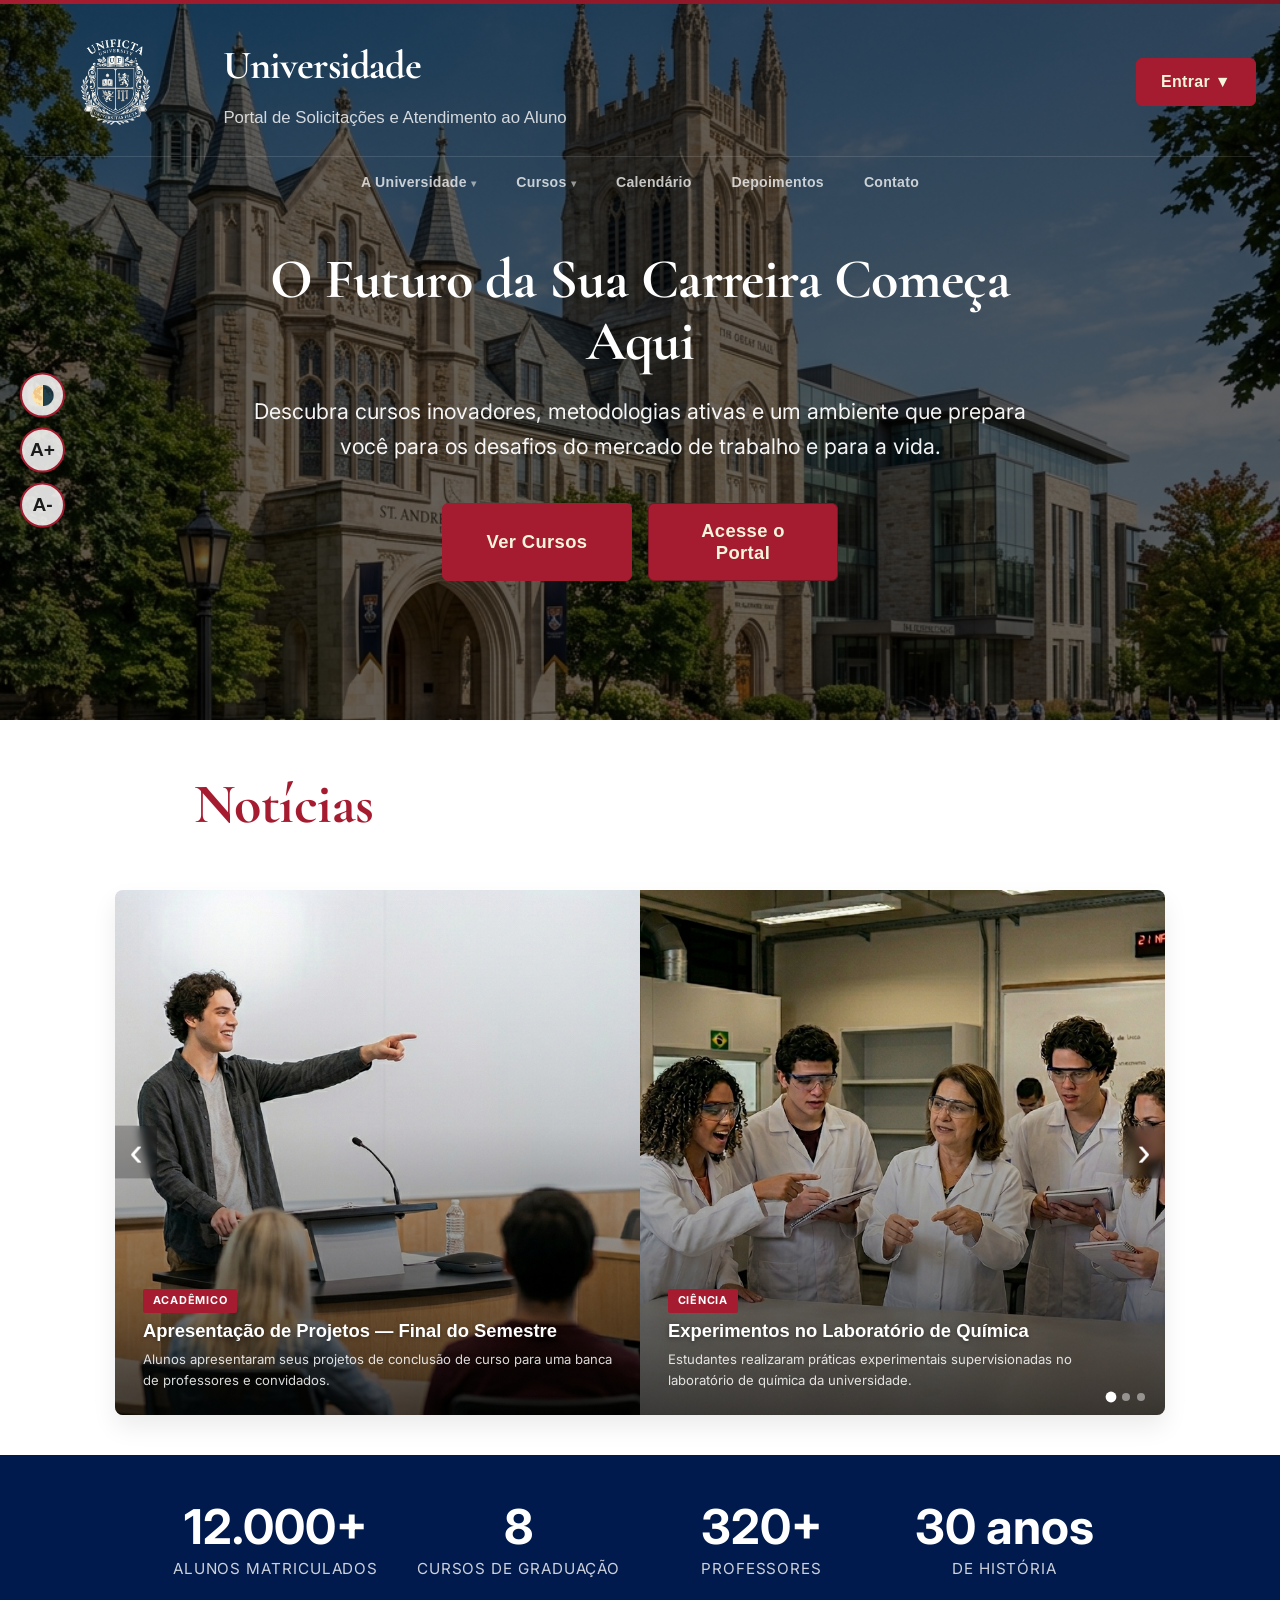
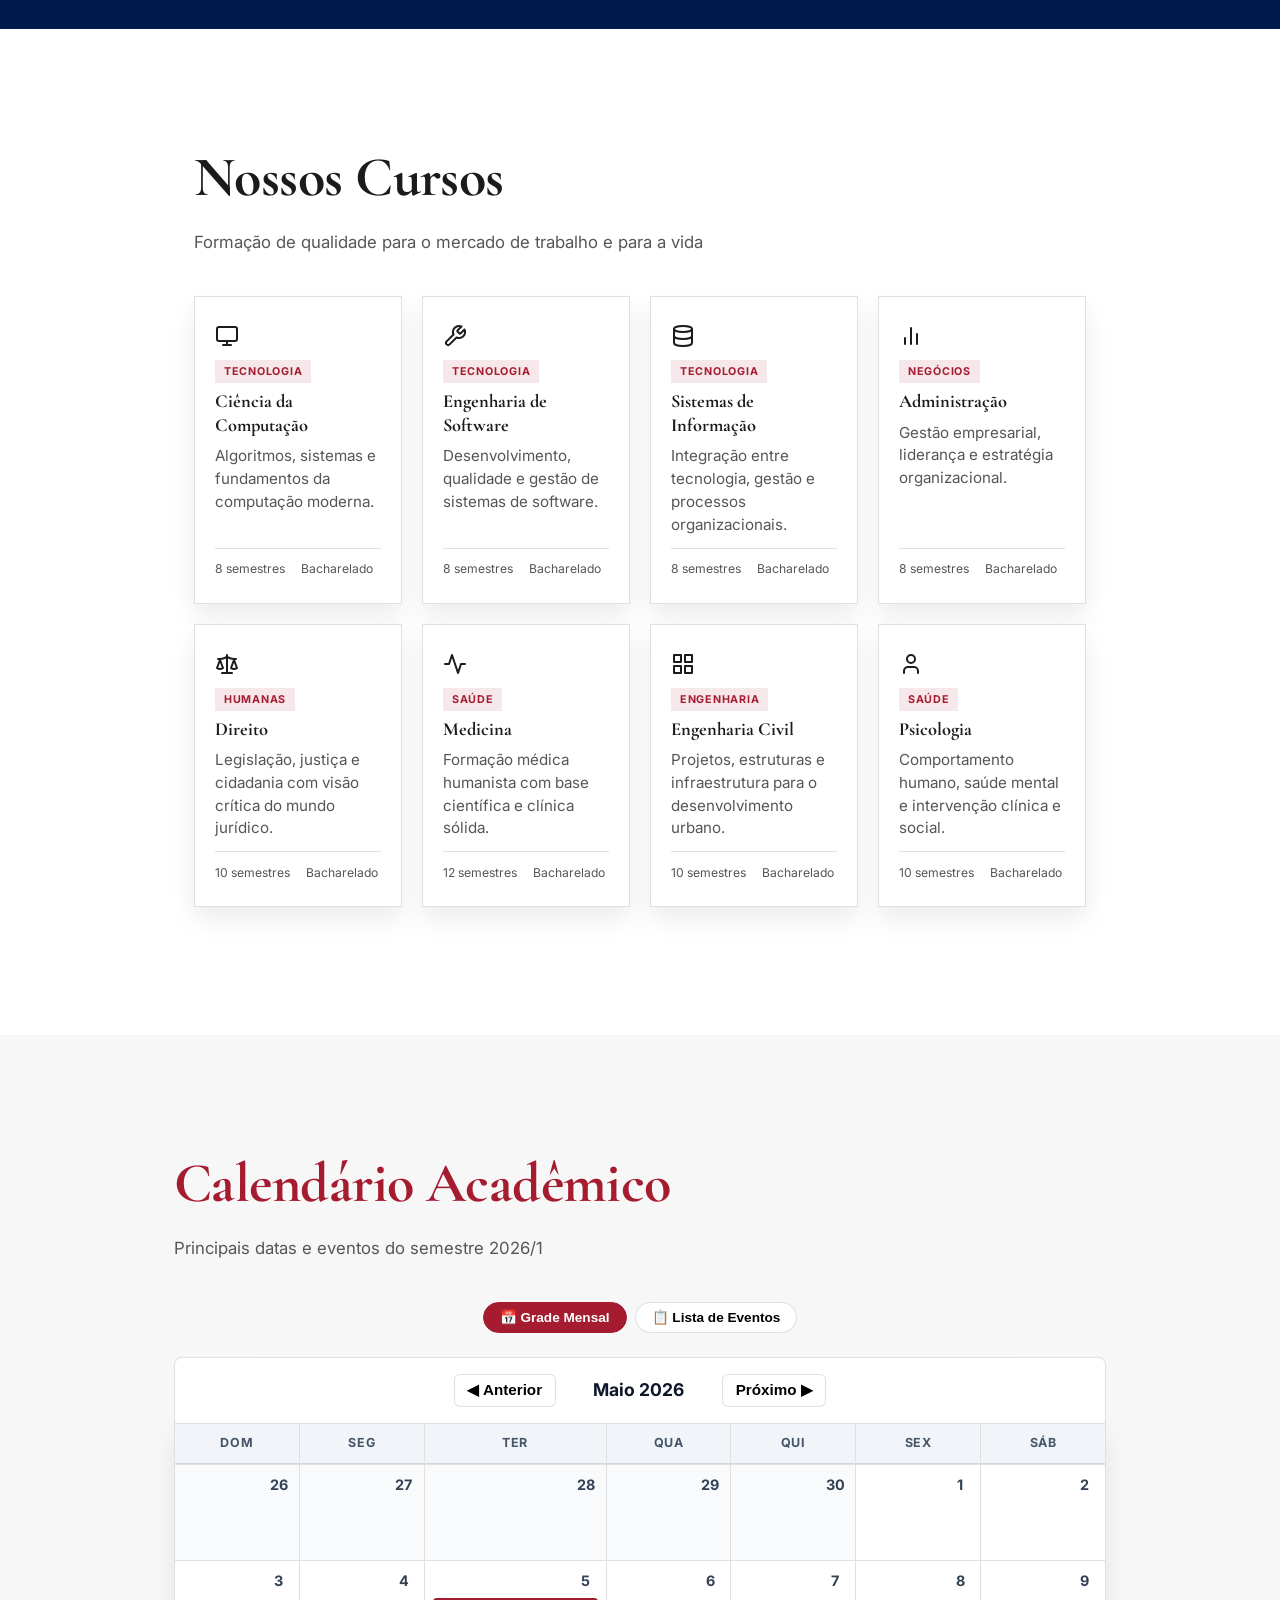
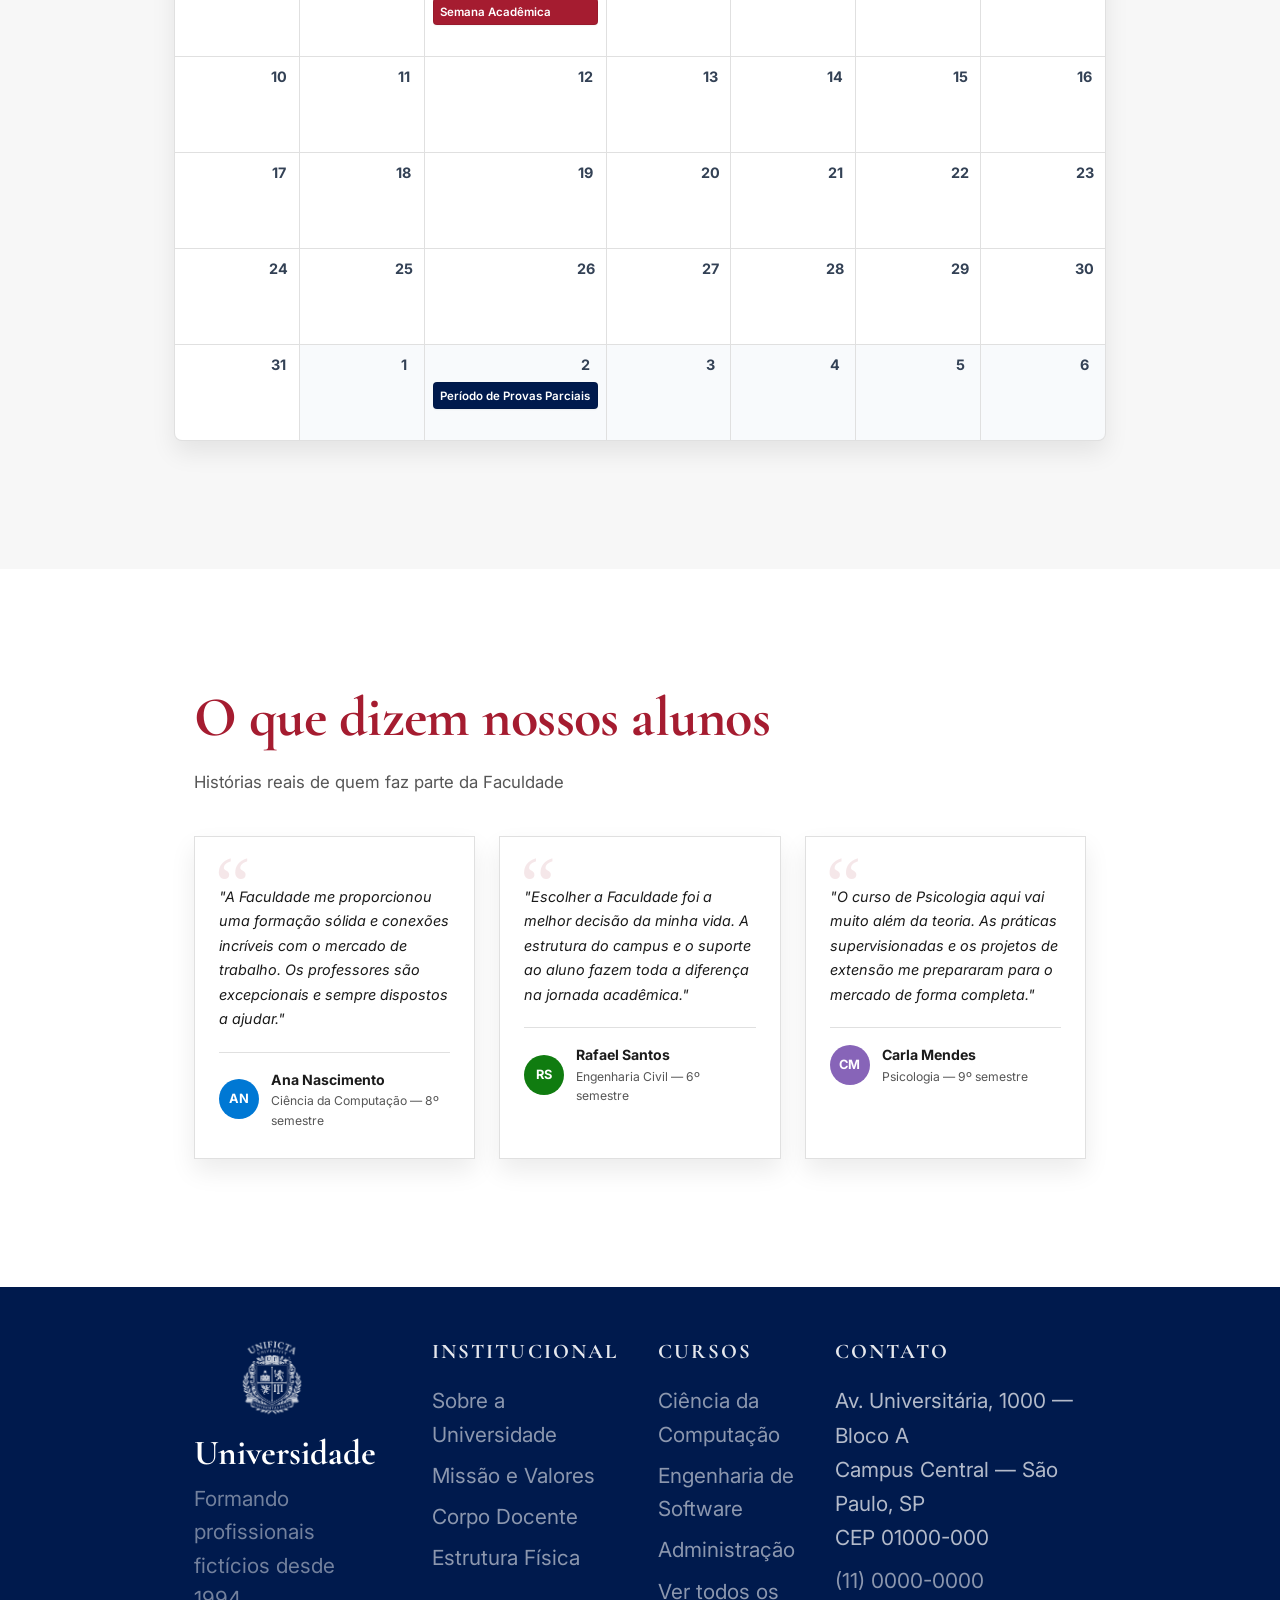
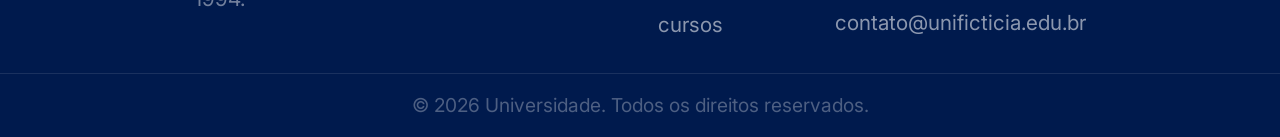
<file: index.html>
<!DOCTYPE html>
<html lang="pt-br">

<head>
    <meta charset="UTF-8">
    <meta name="viewport" content="width=device-width, initial-scale=1.0">
    <title>Portal do Aluno - Universidade</title>
    <link rel="preconnect" href="https://fonts.googleapis.com">
    <link rel="preconnect" href="https://fonts.gstatic.com" crossorigin>
    <link
        href="https://fonts.googleapis.com/css2?family=Cormorant+Garamond:ital,wght@0,400;0,500;0,600;0,700;1,400&family=Inter:wght@400;500;600;700&display=swap"
        rel="stylesheet">
    <link rel="stylesheet" href="style.css">
</head>

<body>
    <header class="header-transparent">
        <div class="header-inner">
            <div class="header-brand">
                <img src="UniLogo3.png" alt="Logo Universidade" class="header-logo">
                <div>
                    <h1>Universidade</h1>
                    <p>Portal de Solicitações e Atendimento ao Aluno</p>
                </div>
            </div>
            <button id="mobileMenuToggle" class="mobile-menu-toggle" aria-label="Abrir menu"
                style="display:none; background:none; border:none; color:white; font-size:1.5rem; cursor:pointer;">
                <svg xmlns="http://www.w3.org/2000/svg" width="24" height="24" viewBox="0 0 24 24" fill="none"
                    stroke="currentColor" stroke-width="2" stroke-linecap="round" stroke-linejoin="round">
                    <line x1="3" y1="12" x2="21" y2="12"></line>
                    <line x1="3" y1="6" x2="21" y2="6"></line>
                    <line x1="3" y1="18" x2="21" y2="18"></line>
                </svg>
            </button>
            <nav id="authNav" class="nav-dropdown">
                <button class="dropdown-toggle">Entrar ▼</button>
                <ul class="dropdown-menu">
                    <li><button type="button" id="btnGoToLogin" class="dropdown-item">Funcionários</button></li>
                    <li><button type="button" id="btnGoToRegister" class="dropdown-item">Alunos</button></li>
                </ul>
            </nav>

            <nav id="profileNav" class="nav-dropdown profile-nav" hidden>
                <button type="button" id="profileToggle" class="profile-toggle" aria-label="Abrir menu do perfil"
                    title="Perfil">
                    <svg viewBox="0 0 24 24" aria-hidden="true" focusable="false">
                        <path d="M12 12a4 4 0 1 0-4-4 4 4 0 0 0 4 4Zm0 2c-4.42 0-8 2.24-8 5v1h16v-1c0-2.76-3.58-5-8-5Z">
                        </path>
                    </svg>
                </button>
                <ul class="dropdown-menu">
                    <li><button type="button" id="logoutBtn" class="dropdown-item">Sair</button></li>
                </ul>
            </nav>
        </div>
        <nav class="main-nav" id="mainNav" hidden>
            <ul class="main-nav-list">
                <li class="main-nav-item has-dropdown">
                    <a href="#" class="main-nav-link">A Universidade <span class="nav-caret">▾</span></a>
                    <ul class="main-nav-dropdown">
                        <li><a href="#">Sobre nós</a></li>
                        <li><a href="#">Missão e Valores</a></li>
                        <li><a href="#">Corpo Docente</a></li>
                    </ul>
                </li>
                <li class="main-nav-item has-dropdown">
                    <a href="#section-cursos" class="main-nav-link">Cursos <span class="nav-caret">▾</span></a>
                    <ul class="main-nav-dropdown">
                        <li><a href="#section-cursos">Graduação</a></li>
                        <li><a href="#">Pós-Graduação</a></li>
                        <li><a href="#">Extensão</a></li>
                    </ul>
                </li>
                <li class="main-nav-item">
                    <a href="#section-calendario" class="main-nav-link">Calendário</a>
                </li>
                <li class="main-nav-item">
                    <a href="#section-depoimentos" class="main-nav-link">Depoimentos</a>
                </li>
                <li class="main-nav-item">
                    <a href="#section-contato" class="main-nav-link">Contato</a>
                </li>
            </ul>
        </nav>
    </header>

    <main id="landingView">
        <section class="hero-section">
            <div class="hero-content animate-on-scroll">
                <h2>O Futuro da Sua Carreira Começa Aqui</h2>
                <p>Descubra cursos inovadores, metodologias ativas e um ambiente que prepara você para os desafios do
                    mercado de trabalho e para a vida.</p>
                <div class="action-buttons">
                    <button class="btn btn-primary"
                        onclick="document.getElementById('section-cursos').scrollIntoView({behavior: 'smooth'})">Ver
                        Cursos</button>
                    <button class="btn btn-secondary" onclick="openAccountDialog('aluno')">Acesse o Portal</button>
                </div>
            </div>
        </section>

        <div class="container animate-on-scroll" style="margin-bottom: 0;">
            <h2 class="section-title">Notícias</h2>
        </div>
        <div class="slider animate-on-scroll">
            <div class="slider-track">
                <div class="slide">
                    <img src="imgs/Presentation.png" alt="Apresentação de Projetos">
                    <div class="slide-caption">
                        <span class="slide-tag">Acadêmico</span>
                        <h3>Apresentação de Projetos — Final do Semestre</h3>
                        <p>Alunos apresentaram seus projetos de conclusão de curso para uma banca de professores e
                            convidados.</p>
                    </div>
                </div>
                <div class="slide">
                    <img src="imgs/Chemistry.png" alt="Laboratório de Química">
                    <div class="slide-caption">
                        <span class="slide-tag">Ciência</span>
                        <h3>Experimentos no Laboratório de Química</h3>
                        <p>Estudantes realizaram práticas experimentais supervisionadas no laboratório de química da
                            universidade.</p>
                    </div>
                </div>
                <div class="slide">
                    <img src="imgs/Reading.png" alt="Clube de Leitura">
                    <div class="slide-caption">
                        <span class="slide-tag">Cultura</span>
                        <h3>Clube de Leitura — Semana do Conhecimento</h3>
                        <p>A iniciativa reuniu alunos de diferentes cursos para debater obras literárias e científicas.
                        </p>
                    </div>
                </div>
            </div>
            <button class="slider-btn slider-prev" aria-label="Anterior">&#8249;</button>
            <button class="slider-btn slider-next" aria-label="Próximo">&#8250;</button>
            <div class="slider-dots">
                <button class="slider-dot active" data-index="0" aria-label="Slide 1"></button>
                <button class="slider-dot" data-index="1" aria-label="Slide 2"></button>
                <button class="slider-dot" data-index="2" aria-label="Slide 3"></button>
            </div>
        </div>

        <section class="section-stats animate-on-scroll">
            <div class="stats-grid">
                <div class="stat-item">
                    <span class="stat-number">12.000+</span>
                    <span class="stat-label">Alunos matriculados</span>
                </div>
                <div class="stat-item">
                    <span class="stat-number">8</span>
                    <span class="stat-label">Cursos de graduação</span>
                </div>
                <div class="stat-item">
                    <span class="stat-number">320+</span>
                    <span class="stat-label">Professores</span>
                </div>
                <div class="stat-item">
                    <span class="stat-number">30 anos</span>
                    <span class="stat-label">De história</span>
                </div>
            </div>
        </section>

        <section class="section-cursos" id="section-cursos">
            <div class="container animate-on-scroll">
                <div class="section-header">
                    <h2>Nossos Cursos</h2>
                    <p>Formação de qualidade para o mercado de trabalho e para a vida</p>
                </div>
                <div class="cursos-grid">
                    <div class="curso-card">
                        <div class="curso-card-icon"><svg xmlns="http://www.w3.org/2000/svg" width="24" height="24"
                                viewBox="0 0 24 24" fill="none" stroke="currentColor" stroke-width="2"
                                stroke-linecap="round" stroke-linejoin="round">
                                <rect x="2" y="3" width="20" height="14" rx="2" ry="2"></rect>
                                <line x1="8" y1="21" x2="16" y2="21"></line>
                                <line x1="12" y1="17" x2="12" y2="21"></line>
                            </svg></div>
                        <span class="curso-area-tag">Tecnologia</span>
                        <h3 class="curso-card-title">Ciência da Computação</h3>
                        <p class="curso-card-desc">Algoritmos, sistemas e fundamentos da computação moderna.</p>
                        <div class="curso-card-meta"><span>8 semestres</span><span>Bacharelado</span></div>
                    </div>
                    <div class="curso-card">
                        <div class="curso-card-icon"><svg xmlns="http://www.w3.org/2000/svg" width="24" height="24"
                                viewBox="0 0 24 24" fill="none" stroke="currentColor" stroke-width="2"
                                stroke-linecap="round" stroke-linejoin="round">
                                <path
                                    d="M14.7 6.3a1 1 0 0 0 0 1.4l1.6 1.6a1 1 0 0 0 1.4 0l3.77-3.77a6 6 0 0 1-7.94 7.94l-6.91 6.91a2.12 2.12 0 0 1-3-3l6.91-6.91a6 6 0 0 1 7.94-7.94l-3.76 3.76z">
                                </path>
                            </svg></div>
                        <span class="curso-area-tag">Tecnologia</span>
                        <h3 class="curso-card-title">Engenharia de Software</h3>
                        <p class="curso-card-desc">Desenvolvimento, qualidade e gestão de sistemas de software.</p>
                        <div class="curso-card-meta"><span>8 semestres</span><span>Bacharelado</span></div>
                    </div>
                    <div class="curso-card">
                        <div class="curso-card-icon"><svg xmlns="http://www.w3.org/2000/svg" width="24" height="24"
                                viewBox="0 0 24 24" fill="none" stroke="currentColor" stroke-width="2"
                                stroke-linecap="round" stroke-linejoin="round">
                                <ellipse cx="12" cy="5" rx="9" ry="3"></ellipse>
                                <path d="M21 12c0 1.66-4 3-9 3s-9-1.34-9-3"></path>
                                <path d="M3 5v14c0 1.66 4 3 9 3s9-1.34 9-3V5"></path>
                            </svg></div>
                        <span class="curso-area-tag">Tecnologia</span>
                        <h3 class="curso-card-title">Sistemas de Informação</h3>
                        <p class="curso-card-desc">Integração entre tecnologia, gestão e processos organizacionais.</p>
                        <div class="curso-card-meta"><span>8 semestres</span><span>Bacharelado</span></div>
                    </div>
                    <div class="curso-card">
                        <div class="curso-card-icon"><svg xmlns="http://www.w3.org/2000/svg" width="24" height="24"
                                viewBox="0 0 24 24" fill="none" stroke="currentColor" stroke-width="2"
                                stroke-linecap="round" stroke-linejoin="round">
                                <line x1="18" y1="20" x2="18" y2="10"></line>
                                <line x1="12" y1="20" x2="12" y2="4"></line>
                                <line x1="6" y1="20" x2="6" y2="14"></line>
                            </svg></div>
                        <span class="curso-area-tag">Negócios</span>
                        <h3 class="curso-card-title">Administração</h3>
                        <p class="curso-card-desc">Gestão empresarial, liderança e estratégia organizacional.</p>
                        <div class="curso-card-meta"><span>8 semestres</span><span>Bacharelado</span></div>
                    </div>
                    <div class="curso-card">
                        <div class="curso-card-icon"><svg xmlns="http://www.w3.org/2000/svg" width="24" height="24"
                                viewBox="0 0 24 24" fill="none" stroke="currentColor" stroke-width="2"
                                stroke-linecap="round" stroke-linejoin="round">
                                <path d="M16 16l3-8 3 8c-.87.65-1.92 1-3 1s-2.13-.35-3-1Z"></path>
                                <path d="M2 16l3-8 3 8c-.87.65-1.92 1-3 1s-2.13-.35-3-1Z"></path>
                                <path d="M7 21h10"></path>
                                <path d="M12 3v18"></path>
                                <path d="M3 7h2c2 0 5-1 7-2 2 1 5 2 7 2h2"></path>
                            </svg></div>
                        <span class="curso-area-tag">Humanas</span>
                        <h3 class="curso-card-title">Direito</h3>
                        <p class="curso-card-desc">Legislação, justiça e cidadania com visão crítica do mundo jurídico.
                        </p>
                        <div class="curso-card-meta"><span>10 semestres</span><span>Bacharelado</span></div>
                    </div>
                    <div class="curso-card">
                        <div class="curso-card-icon"><svg xmlns="http://www.w3.org/2000/svg" width="24" height="24"
                                viewBox="0 0 24 24" fill="none" stroke="currentColor" stroke-width="2"
                                stroke-linecap="round" stroke-linejoin="round">
                                <path d="M22 12h-4l-3 9L9 3l-3 9H2"></path>
                            </svg></div>
                        <span class="curso-area-tag">Saúde</span>
                        <h3 class="curso-card-title">Medicina</h3>
                        <p class="curso-card-desc">Formação médica humanista com base científica e clínica sólida.</p>
                        <div class="curso-card-meta"><span>12 semestres</span><span>Bacharelado</span></div>
                    </div>
                    <div class="curso-card">
                        <div class="curso-card-icon"><svg xmlns="http://www.w3.org/2000/svg" width="24" height="24"
                                viewBox="0 0 24 24" fill="none" stroke="currentColor" stroke-width="2"
                                stroke-linecap="round" stroke-linejoin="round">
                                <rect x="3" y="3" width="7" height="7"></rect>
                                <rect x="14" y="3" width="7" height="7"></rect>
                                <rect x="14" y="14" width="7" height="7"></rect>
                                <rect x="3" y="14" width="7" height="7"></rect>
                            </svg></div>
                        <span class="curso-area-tag">Engenharia</span>
                        <h3 class="curso-card-title">Engenharia Civil</h3>
                        <p class="curso-card-desc">Projetos, estruturas e infraestrutura para o desenvolvimento urbano.
                        </p>
                        <div class="curso-card-meta"><span>10 semestres</span><span>Bacharelado</span></div>
                    </div>
                    <div class="curso-card">
                        <div class="curso-card-icon"><svg xmlns="http://www.w3.org/2000/svg" width="24" height="24"
                                viewBox="0 0 24 24" fill="none" stroke="currentColor" stroke-width="2"
                                stroke-linecap="round" stroke-linejoin="round">
                                <path d="M19 21v-2a4 4 0 0 0-4-4H9a4 4 0 0 0-4 4v2"></path>
                                <circle cx="12" cy="7" r="4"></circle>
                            </svg></div>
                        <span class="curso-area-tag">Saúde</span>
                        <h3 class="curso-card-title">Psicologia</h3>
                        <p class="curso-card-desc">Comportamento humano, saúde mental e intervenção clínica e social.
                        </p>
                        <div class="curso-card-meta"><span>10 semestres</span><span>Bacharelado</span></div>
                    </div>
                </div>
            </div>
        </section>

        <section class="section-calendario" id="section-calendario">
            <div class="container animate-on-scroll" style="max-width: 980px;">
                <div class="section-header">
                    <h2 class="section-title">Calendário Acadêmico</h2>
                    <p>Principais datas e eventos do semestre 2026/1</p>
                </div>

                <div class="landing-calendar-toggle-area">
                    <button type="button" class="landing-calendar-view-toggle-btn active" id="btnLandingCalendarGrid"
                        onclick="setLandingCalendarView('grid')">📅 Grade Mensal</button>
                    <button type="button" class="landing-calendar-view-toggle-btn" id="btnLandingCalendarList"
                        onclick="setLandingCalendarView('list')">📋 Lista de Eventos</button>
                </div>

                <!-- Controles do mês na Landing Page (visíveis apenas na grade) -->
                <div class="calendar-controls-header" id="landingCalendarControls"
                    style="border: 1px solid var(--border); border-bottom: none; border-radius: 8px 8px 0 0; background: #ffffff;">
                    <div class="calendar-nav-buttons" style="margin: 0 auto;">
                        <button type="button" class="calendar-nav-btn" onclick="navigateLandingCalendarMonth(-1)">◀
                            Anterior</button>
                        <span id="landingCalendarMonthTitle" class="calendar-current-month-title"
                            style="font-size: 1.1rem; min-width: 150px;">Maio 2026</span>
                        <button type="button" class="calendar-nav-btn" onclick="navigateLandingCalendarMonth(1)">Próximo
                            ▶</button>
                    </div>
                </div>

                <!-- Grade do Calendário -->
                <div class="calendar-main-area" id="landingCalendarGridArea" style="border-radius: 0 0 8px 8px;">
                    <div class="calendar-days-grid" id="landingCalendarGrid">
                        <!-- Gerado por script.js -->
                    </div>
                </div>

                <!-- Lista de Eventos alternativa -->
                <div class="calendario-list hidden" id="landingCalendarList">
                    <!-- Gerado por script.js de forma dinâmica -->
                </div>
            </div>
        </section>

        <section class="section-depoimentos animate-on-scroll" id="section-depoimentos">
            <div class="container">
                <div class="section-header">
                    <h2 class="section-title">O que dizem nossos alunos</h2>
                    <p>Histórias reais de quem faz parte da Faculdade</p>
                </div>
                <div class="depoimentos-grid">
                    <div class="depoimento-card">
                        <p class="depoimento-texto">"A Faculdade me proporcionou uma formação sólida e conexões
                            incríveis com o mercado de trabalho. Os professores são excepcionais e sempre dispostos a
                            ajudar."</p>
                        <div class="depoimento-autor">
                            <div class="depoimento-avatar" style="background:#0078d4;">AN</div>
                            <div><span class="depoimento-nome">Ana Nascimento</span><span
                                    class="depoimento-curso">Ciência da Computação — 8º semestre</span></div>
                        </div>
                    </div>
                    <div class="depoimento-card">
                        <p class="depoimento-texto">"Escolher a Faculdade foi a melhor decisão da minha vida. A
                            estrutura do campus e o suporte ao aluno fazem toda a diferença na jornada acadêmica."</p>
                        <div class="depoimento-autor">
                            <div class="depoimento-avatar" style="background:#107c10;">RS</div>
                            <div><span class="depoimento-nome">Rafael Santos</span><span
                                    class="depoimento-curso">Engenharia Civil — 6º semestre</span></div>
                        </div>
                    </div>
                    <div class="depoimento-card">
                        <p class="depoimento-texto">"O curso de Psicologia aqui vai muito além da teoria. As práticas
                            supervisionadas e os projetos de extensão me prepararam para o mercado de forma completa."
                        </p>
                        <div class="depoimento-autor">
                            <div class="depoimento-avatar" style="background:#8764b8;">CM</div>
                            <div><span class="depoimento-nome">Carla Mendes</span><span
                                    class="depoimento-curso">Psicologia — 9º semestre</span></div>
                        </div>
                    </div>
                </div>
            </div>
        </section>
    </main>

    <main class="container" id="loginView" hidden>
        <section class="auth-box">
            <h2>Login no Portal</h2>
            <form id="loginForm" autocomplete="off">
                <label for="loginUsername">Nome</label>
                <input id="loginUsername" required autocomplete="username" minlength="3"
                    placeholder="Digite seu nome de usuário">
                <label for="loginPassword">Senha</label>
                <div class="password-field">
                    <input id="loginPassword" type="password" required autocomplete="current-password"
                        placeholder="Digite sua senha">
                    <button type="button" class="password-toggle" data-target="loginPassword" aria-label="Mostrar senha"
                        title="Mostrar senha">
                        <svg class="icon-eye" viewBox="0 0 24 24" aria-hidden="true" focusable="false">
                            <path
                                d="M12 5c-5.5 0-9.5 5-10.5 7 1 2 5 7 10.5 7s9.5-5 10.5-7c-1-2-5-7-10.5-7Zm0 11a4 4 0 1 1 0-8 4 4 0 0 1 0 8Z">
                            </path>
                        </svg>
                        <svg class="icon-eye-off" viewBox="0 0 24 24" aria-hidden="true" focusable="false">
                            <path
                                d="m3 4 17 17-1.5 1.5-3.2-3.2A12.5 12.5 0 0 1 12 19c-5.5 0-9.5-5-10.5-7a18 18 0 0 1 4.4-5.5L1.5 5.5 3 4Zm6.2 6.2A4 4 0 0 0 12 16a4 4 0 0 0 2.8-1.2L9.2 10.2Zm11.3 1.8a18 18 0 0 1-3.8 5l-1.4-1.4a15.4 15.4 0 0 0 2.7-3.6c-1-1.7-3.7-4.9-7-4.9-.9 0-1.8.2-2.6.5L6.9 6.1A10 10 0 0 1 12 5c5.5 0 9.5 5 10.5 7Z">
                            </path>
                        </svg>
                    </button>
                </div>
                <small class="auth-help">Funcionários e alunos usam o mesmo formulário de acesso.</small>
                <small id="loginStatus" class="field-status auth-status" aria-live="polite"></small>
            </form>

            <div class="button-group">
                <button id="backToLoginLanding" class="btn btn-secondary small" onclick="showLanding()">Voltar</button>
                <button form="loginForm" type="submit" class="btn btn-primary">Entrar</button>
            </div>
        </section>
    </main>

    <main class="container" id="registerView" hidden>
        <section class="auth-box">
            <h2>Cadastro de Aluno</h2>
            <form id="registerForm">
                <label for="registerName">Nome</label>
                <input id="registerName" required autocomplete="name" minlength="3" placeholder="Nome completo">
                <label for="registerPassword">Senha</label>
                <div class="password-field">
                    <input id="registerPassword" type="password" required autocomplete="new-password" minlength="8"
                        placeholder="Crie uma senha forte">
                    <button type="button" class="password-toggle" data-target="registerPassword"
                        aria-label="Mostrar senha" title="Mostrar senha">
                        <svg class="icon-eye" viewBox="0 0 24 24" aria-hidden="true" focusable="false">
                            <path
                                d="M12 5c-5.5 0-9.5 5-10.5 7 1 2 5 7 10.5 7s9.5-5 10.5-7c-1-2-5-7-10.5-7Zm0 11a4 4 0 1 1 0-8 4 4 0 0 1 0 8Z">
                            </path>
                        </svg>
                        <svg class="icon-eye-off" viewBox="0 0 24 24" aria-hidden="true" focusable="false">
                            <path
                                d="m3 4 17 17-1.5 1.5-3.2-3.2A12.5 12.5 0 0 1 12 19c-5.5 0-9.5-5-10.5-7a18 18 0 0 1 4.4-5.5L1.5 5.5 3 4Zm6.2 6.2A4 4 0 0 0 12 16a4 4 0 0 0 2.8-1.2L9.2 10.2Zm11.3 1.8a18 18 0 0 1-3.8 5l-1.4-1.4a15.4 15.4 0 0 0 2.7-3.6c-1-1.7-3.7-4.9-7-4.9-.9 0-1.8.2-2.6.5L6.9 6.1A10 10 0 0 1 12 5c5.5 0 9.5 5 10.5 7Z">
                            </path>
                        </svg>
                    </button>
                </div>
                <ul class="password-requirements" id="registerPasswordRequirements" aria-live="polite">
                    <li id="reqLength" class="req-item">Pelo menos 8 caracteres</li>
                    <li id="reqUpper" class="req-item">1 letra maiúscula (A-Z)</li>
                    <li id="reqLower" class="req-item">1 letra minúscula (a-z)</li>
                    <li id="reqNumber" class="req-item">1 número (0-9)</li>
                    <li id="reqSpecial" class="req-item">1 caractere especial (ex.: !@#$%)</li>
                    <li id="reqNoSpaces" class="req-item">Sem espaços em branco</li>
                </ul>
                <label for="registerPasswordConfirm">Confirmar senha</label>
                <div class="password-field">
                    <input id="registerPasswordConfirm" type="password" required autocomplete="new-password"
                        minlength="8" placeholder="Repita sua senha">
                    <button type="button" class="password-toggle" data-target="registerPasswordConfirm"
                        aria-label="Mostrar senha" title="Mostrar senha">
                        <svg class="icon-eye" viewBox="0 0 24 24" aria-hidden="true" focusable="false">
                            <path
                                d="M12 5c-5.5 0-9.5 5-10.5 7 1 2 5 7 10.5 7s9.5-5 10.5-7c-1-2-5-7-10.5-7Zm0 11a4 4 0 1 1 0-8 4 4 0 0 1 0 8Z">
                            </path>
                        </svg>
                        <svg class="icon-eye-off" viewBox="0 0 24 24" aria-hidden="true" focusable="false">
                            <path
                                d="m3 4 17 17-1.5 1.5-3.2-3.2A12.5 12.5 0 0 1 12 19c-5.5 0-9.5-5-10.5-7a18 18 0 0 1 4.4-5.5L1.5 5.5 3 4Zm6.2 6.2A4 4 0 0 0 12 16a4 4 0 0 0 2.8-1.2L9.2 10.2Zm11.3 1.8a18 18 0 0 1-3.8 5l-1.4-1.4a15.4 15.4 0 0 0 2.7-3.6c-1-1.7-3.7-4.9-7-4.9-.9 0-1.8.2-2.6.5L6.9 6.1A10 10 0 0 1 12 5c5.5 0 9.5 5 10.5 7Z">
                            </path>
                        </svg>
                    </button>
                </div>
                <small class="auth-help">A senha só será aceita quando todos os requisitos acima forem
                    atendidos.</small>
                <label for="registerCurso">Curso</label>
                <select id="registerCurso" required>
                    <option value="">Selecione um curso</option>
                    <option value="Ciência da Computação">Ciência da Computação</option>
                    <option value="Engenharia de Software">Engenharia de Software</option>
                    <option value="Sistemas de Informação">Sistemas de Informação</option>
                    <option value="Administração">Administração</option>
                    <option value="Direito">Direito</option>
                    <option value="Medicina">Medicina</option>
                    <option value="Engenharia Civil">Engenharia Civil</option>
                    <option value="Psicologia">Psicologia</option>
                </select>
                <small id="registerStatus" class="field-status auth-status" aria-live="polite"></small>
            </form>

            <div class="button-group">
                <button id="backToRegisterLanding" class="btn btn-secondary small"
                    onclick="showLanding()">Voltar</button>
                <button form="registerForm" type="submit" class="btn btn-primary">Cadastrar</button>
            </div>
        </section>
    </main>

    <main id="appView" hidden>
        <div class="app-layout">
            <aside class="sidebar">
                <button type="button" class="sidebar-item" data-view="appView" data-tab="visao-geral">🏠 Visão
                    geral</button>
                <button type="button" class="sidebar-item active" data-view="appView" data-tab="solicitacoes">📋
                    Solicitações</button>
                <button type="button" class="sidebar-item" data-view="appView" data-tab="mensagens">💬
                    Mensagens</button>
                <button type="button" class="sidebar-item" data-view="appView" data-tab="ia" id="btnSidebarIaAluno">🤖
                    Assistente IA</button>
            </aside>

            <div class="app-content">

                <section id="appTab-visao-geral" class="tab-panel" hidden>
                    <div class="tab-header">
                        <h2>Visão geral</h2>
                    </div>
                    <div id="visaoGeralContent"></div>
                </section>

                <section id="appTab-solicitacoes" class="tab-panel">
                    <div class="tab-header">
                        <h2>Minhas Solicitações</h2>
                        <button type="button" id="btnSolicitar" class="btn btn-primary small">📄 Solicitar</button>
                    </div>
                    <div class="totalizador-bar" id="totalSolicitacoes"></div>
                    <div class="search-bar-wrapper">
                        <span class="search-icon">🔍</span>
                        <input type="search" id="buscaSolicitacoes" class="search-bar"
                            placeholder="Buscar por data, tipo, descrição ou status..."
                            oninput="renderRequests('listaSolicitacoes')" autocomplete="off">
                    </div>
                    <table id="tableMinhasSolicitacoes">
                        <thead>
                            <tr>
                                <th>Data</th>
                                <th>Aluno</th>
                                <th>Tipo</th>
                                <th>Descrição</th>
                                <th>Status</th>
                                <th>Ações</th>
                            </tr>
                        </thead>
                        <tbody id="listaSolicitacoes"></tbody>
                    </table>
                </section>

                <section id="appTab-mensagens" class="tab-panel" hidden>
                    <div class="tab-header">
                        <h2>Mensagens</h2>
                        <div class="tab-header-actions">
                            <button id="btnDuvidas" class="btn btn-secondary small">💬 Dúvidas, Sugestões ou
                                Reclamações</button>
                        </div>
                    </div>
                    <div class="totalizador-bar" id="totalMensagens"></div>
                    <div class="search-bar-wrapper">
                        <span class="search-icon">🔍</span>
                        <input type="search" id="buscaMensagens" class="search-bar"
                            placeholder="Buscar por data, tipo, descrição ou status..."
                            oninput="renderRequests('listaMensagens', 'Mensagem')" autocomplete="off">
                    </div>
                    <table>
                        <thead>
                            <tr>
                                <th>Data</th>
                                <th>Aluno</th>
                                <th>Tipo</th>
                                <th>Descrição</th>
                                <th>Status</th>
                                <th>Ações</th>
                            </tr>
                        </thead>
                        <tbody id="listaMensagens"></tbody>
                    </table>
                </section>

                <section id="appTab-ia" class="tab-panel" hidden>
                    <div class="tab-header">
                        <h2>🤖 Assistente IA (Aluno)</h2>
                    </div>
                    <div id="chatWrapperAluno">
                        <div class="chat-container" id="chatContainerAluno">
                            <div class="chat-history" id="chatHistoryAluno"></div>
                            <div class="chat-input-area">
                                <input type="text" id="chatInputAluno"
                                    placeholder="Pergunte sobre calendário, matrículas ou criar solicitações..."
                                    autocomplete="off">
                                <button id="btnSendChatAluno" class="btn btn-primary btn-icon-send" aria-label="Enviar"
                                    title="Enviar">
                                    <svg viewBox="0 0 24 24" width="18" height="18" fill="none" stroke="currentColor"
                                        stroke-width="2" stroke-linecap="round" stroke-linejoin="round">
                                        <line x1="22" y1="2" x2="11" y2="13"></line>
                                        <polygon points="22 2 15 22 11 13 2 9 22 2"></polygon>
                                    </svg>
                                </button>
                            </div>
                        </div>
                    </div>
                </section>
            </div>
        </div>
    </main>

    <main id="adminView" hidden>
        <div class="app-layout">
            <aside class="sidebar">
                <button type="button" class="sidebar-item active" data-view="adminView" data-tab="solicitacoes">📋
                    Solicitações de alunos</button>
                <button type="button" class="sidebar-item" data-view="adminView" data-tab="mensagens">💬 Mensagens de
                    alunos</button>
                <button type="button" class="sidebar-item" data-view="adminView" data-tab="calendario">📅 Calendário
                    Acadêmico</button>
                <button type="button" class="sidebar-item" onclick="exportStudentsJson()"
                    title="Baixa students.json para gerar PDFs com node mockup_docs/gerar_pdfs.js">📥 Exportar alunos
                    (students.json)</button>
                <button type="button" class="sidebar-item" data-view="adminView" data-tab="ia" id="btnSidebarIaAdmin">🤖
                    Copiloto IA</button>
            </aside>

            <div class="app-content">
                <section id="adminTab-solicitacoes" class="tab-panel">
                    <div class="tab-header">
                        <h2>Solicitações dos Alunos</h2>
                        <div class="tab-header-actions">
                            <div class="view-toggle">
                                <button type="button" class="btn btn-sm btn-primary" id="btnViewLista"
                                    onclick="setAdminViewMode('lista')">≡ Lista</button>
                                <button type="button" class="btn btn-sm btn-outline" id="btnViewKanban"
                                    onclick="setAdminViewMode('kanban')">◫ Kanban</button>
                            </div>
                            <select id="filtroSetorSolicitacoes" class="filter-select"
                                onchange="renderAdminRequestsByFilters('solicitacoes')">
                                <option value="">Todos os setores</option>
                                <option value="Administrativo">Administrativo</option>
                                <option value="Financeiro">Financeiro</option>
                                <option value="Acadêmico">Acadêmico</option>
                                <option value="TI">TI</option>
                            </select>
                            <select id="filtroStatusSolicitacoes" class="filter-select"
                                onchange="renderAdminRequestsByFilters('solicitacoes')">
                                <option value="Pendente">Pendentes</option>
                                <option value="Em Análise">Em Análise</option>
                                <option value="Concluído">Concluídos</option>
                                <option value="">Todos</option>
                            </select>
                        </div>
                    </div>
                    <div class="totalizador-bar" id="totalSolicitacoesAdmin"></div>
                    <div class="search-bar-wrapper">
                        <span class="search-icon">🔍</span>
                        <input type="search" id="buscaSolicitacoesAdmin" class="search-bar"
                            placeholder="Buscar por data, aluno, tipo, descrição ou status..."
                            oninput="renderAdminRequestsByFilters('solicitacoes')" autocomplete="off">
                    </div>
                    <div id="kanbanBoard" class="kanban-board hidden">
                        <div class="kanban-column" id="kanban-Pendente" ondragover="allowDrop(event)"
                            ondrop="drop(event, 'Pendente')">
                            <h3 class="kanban-column-title">Pendentes</h3>
                            <div class="kanban-column-content"></div>
                        </div>
                        <div class="kanban-column" id="kanban-Analise" ondragover="allowDrop(event)"
                            ondrop="drop(event, 'Em Análise')">
                            <h3 class="kanban-column-title">Em Análise</h3>
                            <div class="kanban-column-content"></div>
                        </div>
                        <div class="kanban-column" id="kanban-Concluido" ondragover="allowDrop(event)"
                            ondrop="drop(event, 'Concluído')">
                            <h3 class="kanban-column-title">Concluídos</h3>
                            <div class="kanban-column-content"></div>
                        </div>
                    </div>
                    <table id="tabelaSolicitacoesAdmin">
                        <thead>
                            <tr>
                                <th>Data</th>
                                <th>Aluno</th>
                                <th>Tipo</th>
                                <th>Descrição</th>
                                <th>Status</th>
                                <th>Ações</th>
                            </tr>
                        </thead>
                        <tbody id="listaSolicitacoesAdmin"></tbody>
                    </table>
                </section>

                <section id="adminTab-mensagens" class="tab-panel" hidden>
                    <div class="tab-header">
                        <h2>Mensagens dos Alunos</h2>
                        <div class="tab-header-actions">
                            <select id="filtroSetorMensagens" class="filter-select"
                                onchange="renderAdminRequestsByFilters('mensagens')">
                                <option value="">Todos os setores</option>
                                <option value="Administrativo">Administrativo</option>
                                <option value="Financeiro">Financeiro</option>
                                <option value="Acadêmico">Acadêmico</option>
                                <option value="TI">TI</option>
                            </select>
                            <select id="filtroStatusMensagens" class="filter-select"
                                onchange="renderAdminRequestsByFilters('mensagens')">
                                <option value="Pendente">Pendentes</option>
                                <option value="Concluído">Concluídos</option>
                                <option value="">Todos</option>
                            </select>
                        </div>
                    </div>
                    <div class="totalizador-bar" id="totalMensagensAdmin"></div>
                    <div class="search-bar-wrapper">
                        <span class="search-icon">🔍</span>
                        <input type="search" id="buscaMensagensAdmin" class="search-bar"
                            placeholder="Buscar por data, aluno, tipo, descrição ou status..."
                            oninput="renderAdminRequestsByFilters('mensagens')" autocomplete="off">
                    </div>
                    <table>
                        <thead>
                            <tr>
                                <th>Data</th>
                                <th>Aluno</th>
                                <th>Tipo</th>
                                <th>Descrição</th>
                                <th>Status</th>
                                <th>Ações</th>
                            </tr>
                        </thead>
                        <tbody id="listaMensagensAdmin"></tbody>
                    </table>
                </section>

                <section id="adminTab-calendario" class="tab-panel" hidden>
                    <div class="tab-header">
                        <h2>Gerenciamento do Calendário Acadêmico</h2>
                        <div class="tab-header-actions" style="display: flex; gap: 0.5rem;">
                            <button type="button" class="btn btn-secondary small" style="min-width: unset;"
                                onclick="exportCalendarToIcal()">📥 Exportar iCal (.ics)</button>
                            <button type="button" class="btn btn-primary small" style="min-width: unset;"
                                onclick="resetCalendarToDefault()">🔄 Restaurar Padrão</button>
                        </div>
                    </div>
                    <p style="font-size: 0.9rem; color: var(--muted); margin-bottom: 1rem;">
                        <strong>Interface Low-Code:</strong> Arraste os modelos de eventos da barra lateral esquerda e
                        solte-os em qualquer dia do calendário para criar um novo evento. Arraste eventos existentes
                        para reagendá-los. Clique em um evento para editar ou excluir.
                    </p>

                    <div class="calendar-layout-container">
                        <!-- Left Palette Sidebar -->
                        <aside class="calendar-palette-sidebar">
                            <h3 class="palette-title">Paleta Low-Code</h3>
                            <p class="palette-desc">Arraste um tipo de evento para o calendário:</p>
                            <div class="palette-items">
                                <div class="palette-item" draggable="true" data-category="Acadêmico"
                                    ondragstart="handlePaletteDragStart(event)">
                                    <span class="palette-emoji">🎓</span>
                                    <span>Acadêmico</span>
                                </div>
                                <div class="palette-item" draggable="true" data-category="Prova"
                                    ondragstart="handlePaletteDragStart(event)">
                                    <span class="palette-emoji">📝</span>
                                    <span>Prova</span>
                                </div>
                                <div class="palette-item" draggable="true" data-category="Trabalho"
                                    ondragstart="handlePaletteDragStart(event)">
                                    <span class="palette-emoji">💻</span>
                                    <span>Trabalho</span>
                                </div>
                                <div class="palette-item" draggable="true" data-category="Feriado"
                                    ondragstart="handlePaletteDragStart(event)">
                                    <span class="palette-emoji">🍂</span>
                                    <span>Feriado</span>
                                </div>
                                <div class="palette-item" draggable="true" data-category="Evento"
                                    ondragstart="handlePaletteDragStart(event)">
                                    <span class="palette-emoji">🌟</span>
                                    <span>Evento</span>
                                </div>
                                <div class="palette-item" draggable="true" data-category="Recesso"
                                    ondragstart="handlePaletteDragStart(event)">
                                    <span class="palette-emoji">🏖️</span>
                                    <span>Recesso</span>
                                </div>
                            </div>
                        </aside>

                        <!-- Main Calendar Area -->
                        <div class="calendar-main-area">
                            <div class="calendar-controls-header">
                                <div class="calendar-nav-buttons">
                                    <button type="button" class="calendar-nav-btn" onclick="navigateCalendarMonth(-1)">◀
                                        Anterior</button>
                                    <span id="adminCalendarMonthTitle" class="calendar-current-month-title">Maio
                                        2026</span>
                                    <button type="button" class="calendar-nav-btn"
                                        onclick="navigateCalendarMonth(1)">Próximo ▶</button>
                                </div>
                                <div class="calendar-action-controls">
                                    <input type="search" id="adminCalendarSearch" class="calendar-search-input"
                                        placeholder="Buscar evento..." oninput="handleCalendarSearchInput(event)">
                                    <select id="adminCalendarCategoryFilter" class="calendar-category-select"
                                        onchange="handleCalendarCategoryFilterChange(event)">
                                        <option value="">Todas as categorias</option>
                                        <option value="Acadêmico">Acadêmico</option>
                                        <option value="Prova">Prova</option>
                                        <option value="Trabalho">Trabalho</option>
                                        <option value="Feriado">Feriado</option>
                                        <option value="Evento">Evento</option>
                                        <option value="Recesso">Recesso</option>
                                    </select>
                                </div>
                            </div>
                            <div class="calendar-days-grid" id="adminCalendarGrid">
                                <!-- Generated by script.js -->
                            </div>
                        </div>
                </section>

                <section id="adminTab-ia" class="tab-panel" hidden>
                    <div class="tab-header">
                        <h2>🤖 Copiloto IA (Funcionário)</h2>
                    </div>
                    <div id="chatWrapperAdmin">
                        <div class="chat-container" id="chatContainerAdmin">
                            <div class="chat-history" id="chatHistoryAdmin"></div>
                            <div class="chat-input-area">
                                <input type="text" id="chatInputAdmin"
                                    placeholder="Peça para buscar alunos, alterar status, adicionar eventos..."
                                    autocomplete="off">
                                <button id="btnSendChatAdmin" class="btn btn-primary btn-icon-send" aria-label="Enviar"
                                    title="Enviar">
                                    <svg viewBox="0 0 24 24" width="18" height="18" fill="none" stroke="currentColor"
                                        stroke-width="2" stroke-linecap="round" stroke-linejoin="round">
                                        <line x1="22" y1="2" x2="11" y2="13"></line>
                                        <polygon points="22 2 15 22 11 13 2 9 22 2"></polygon>
                                    </svg>
                                </button>
                            </div>
                        </div>
                    </div>
                </section>
            </div>
        </div>
    </main>

    <footer class="site-footer" id="siteFooter" hidden>
        <div class="footer-inner">
            <div class="footer-brand">
                <img src="UniLogo3.png" alt="Logo Faculdade" class="footer-logo">
                <h3 class="footer-university-name">Universidade</h3>
                <p class="footer-tagline">Formando profissionais fictícios desde 1994.</p>
            </div>
            <div class="footer-col">
                <h4 class="footer-col-title">Institucional</h4>
                <ul class="footer-links">
                    <li><a href="#">Sobre a Universidade</a></li>
                    <li><a href="#">Missão e Valores</a></li>
                    <li><a href="#">Corpo Docente</a></li>
                    <li><a href="#">Estrutura Física</a></li>
                </ul>
            </div>
            <div class="footer-col">
                <h4 class="footer-col-title">Cursos</h4>
                <ul class="footer-links">
                    <li><a href="#section-cursos">Ciência da Computação</a></li>
                    <li><a href="#section-cursos">Engenharia de Software</a></li>
                    <li><a href="#section-cursos">Administração</a></li>
                    <li><a href="#section-cursos">Ver todos os cursos</a></li>
                </ul>
            </div>
            <div class="footer-col" id="section-contato">
                <h4 class="footer-col-title">Contato</h4>
                <address class="footer-address">
                    <p>Av. Universitária, 1000 — Bloco A<br>Campus Central — São Paulo, SP<br>CEP 01000-000</p>
                    <p><a href="tel:+551100000000">(11) 0000-0000</a></p>
                    <p><a href="mailto:contato@unificticia.edu.br">contato@unificticia.edu.br</a></p>
                </address>
            </div>
        </div>
        <div class="footer-bottom">
            <p>© 2026 Universidade. Todos os direitos reservados.</p>
        </div>
    </footer>


    <div id="modalFuncionarios" class="modal">
        <div class="modal-content account-picker">
            <div class="account-picker-header">
                <p class="account-picker-org">Universidade</p>
                <h2 class="account-picker-title">Escolha uma conta</h2>
                <p class="account-picker-sub">Funcionários</p>
            </div>
            <div id="listaFuncionarios" class="account-list"></div>
            <div class="account-picker-footer">
                <button type="button" class="account-picker-new-btn"
                    onclick="closeModal('modalFuncionarios'); openModal('modalFuncionarioCadastro');">
                    <span class="account-picker-new-icon">+</span>
                    <span>Novo funcionário</span>
                </button>
                <button type="button" class="account-picker-cancel"
                    onclick="closeModal('modalFuncionarios')">Cancelar</button>
            </div>
        </div>
    </div>

    <div id="modalFuncionarioCadastro" class="modal">
        <div class="modal-content">
            <button type="button" class="modal-back-arrow"
                onclick="closeModal('modalFuncionarioCadastro'); openModal('modalFuncionarios');"
                aria-label="Voltar">&#8592;</button>
            <button class="close" type="button" onclick="closeModal('modalFuncionarioCadastro')">&times;</button>
            <h2>Cadastro de Funcionário</h2>
            <form id="employeeRegisterForm">
                <label for="employeeName">Nome</label>
                <input id="employeeName" required minlength="3" placeholder="Nome do funcionário">

                <label for="employeePassword">Senha</label>
                <div class="password-field">
                    <input id="employeePassword" type="password" required autocomplete="new-password"
                        placeholder="Defina uma senha">
                    <button type="button" class="password-toggle" data-target="employeePassword"
                        aria-label="Mostrar senha" title="Mostrar senha">
                        <svg class="icon-eye" viewBox="0 0 24 24" aria-hidden="true" focusable="false">
                            <path
                                d="M12 5c-5.5 0-9.5 5-10.5 7 1 2 5 7 10.5 7s9.5-5 10.5-7c-1-2-5-7-10.5-7Zm0 11a4 4 0 1 1 0-8 4 4 0 0 1 0 8Z">
                            </path>
                        </svg>
                        <svg class="icon-eye-off" viewBox="0 0 24 24" aria-hidden="true" focusable="false">
                            <path
                                d="m3 4 17 17-1.5 1.5-3.2-3.2A12.5 12.5 0 0 1 12 19c-5.5 0-9.5-5-10.5-7a18 18 0 0 1 4.4-5.5L1.5 5.5 3 4Zm6.2 6.2A4 4 0 0 0 12 16a4 4 0 0 0 2.8-1.2L9.2 10.2Zm11.3 1.8a18 18 0 0 1-3.8 5l-1.4-1.4a15.4 15.4 0 0 0 2.7-3.6c-1-1.7-3.7-4.9-7-4.9-.9 0-1.8.2-2.6.5L6.9 6.1A10 10 0 0 1 12 5c5.5 0 9.5 5 10.5 7Z">
                            </path>
                        </svg>
                    </button>
                </div>

                <label for="employeeSetor">Setor</label>
                <select id="employeeSetor" required>
                    <option value="">Selecione um setor</option>
                    <option value="Administrativo">Administrativo</option>
                    <option value="Financeiro">Financeiro</option>
                    <option value="Acadêmico">Acadêmico</option>
                    <option value="TI">TI</option>
                    <option value="Administrador">Admin</option>
                </select>

                <small id="employeeRegisterStatus" class="field-status auth-status" aria-live="polite"></small>
                <button type="submit" class="btn-save">Cadastrar Funcionário</button>
            </form>
        </div>
    </div>

    <!-- Modal Seleção de Conta - Alunos -->
    <div id="modalAlunos" class="modal">
        <div class="modal-content account-picker">
            <div class="account-picker-header">
                <p class="account-picker-org">Universidade</p>
                <h2 class="account-picker-title">Escolha uma conta</h2>
                <p class="account-picker-sub">Alunos</p>
            </div>
            <div id="listaAlunos" class="account-list"></div>
            <div class="account-picker-footer">
                <button type="button" class="account-picker-new-btn"
                    onclick="closeModal('modalAlunos'); showRegisterView();">
                    <span class="account-picker-new-icon">+</span>
                    <span>Novo cadastro</span>
                </button>
                <button type="button" class="account-picker-cancel"
                    onclick="closeModal('modalAlunos')">Cancelar</button>
            </div>
        </div>
    </div>

    <!-- Modal Solicitação de Documentos -->
    <div id="modalDocumento" class="modal">
        <div class="modal-content">
            <button id="modalDocumentoBack" class="modal-back-arrow doc-back-btn hidden" type="button"
                aria-label="Voltar">&#8592;</button>
            <button class="close" type="button" onclick="closeModal('modalDocumento')">&times;</button>
            <h2 id="modalDocumentoTitle">Solicitações</h2>
            <form id="formDocumento">
                <div id="docStepCategoria">
                    <div class="tipo-buttons">
                        <button type="button" class="tipo-btn" data-value="Acadêmico"
                            onclick="selectTipo(this); showDocumentStep('Acadêmico')">🎓 Acadêmico</button>
                        <button type="button" class="tipo-btn" data-value="Financeiro"
                            onclick="selectTipo(this); showDocumentStep('Financeiro')">💰 Financeiro</button>
                        <button type="button" class="tipo-btn" data-value="Cadastro"
                            onclick="selectTipo(this); showDocumentStep('Cadastro')" style="flex-direction: row;">🏛️
                            Cadastro</button>
                    </div>
                </div>
                <input type="hidden" id="docTipo">
                <div id="stepAcademico" class="doc-step hidden">
                    <div class="tipo-buttons" style="grid-template-columns: repeat(2, 1fr);">
                        <button type="button" class="tipo-btn matricula-option-btn" data-value="Ver matrículas"
                            onclick="selectMatriculaOption(this)">Ver matrículas</button>
                        <button type="button" class="tipo-btn matricula-option-btn" data-value="Disciplinas disponíveis"
                            onclick="selectMatriculaOption(this)">Disciplinas disponíveis</button>
                        <button type="button" class="tipo-btn matricula-option-btn" data-value="Rematrícula"
                            onclick="selectMatriculaOption(this)">Rematrícula</button>
                    </div>
                    <input type="hidden" id="matriculasSelect">
                    <div id="matriculasPreview" class="matriculas-preview hidden"></div>
                    <div id="matriculasContextMenu" class="matriculas-context-menu hidden">
                        <button type="button" id="matriculasEditOption">Editar matrícula</button>
                        <button type="button" id="matriculasRemoveOption">Remover matrícula</button>
                    </div>
                    <button type="submit" id="btnAcademicoEnviar" class="btn btn-primary small hidden">Enviar
                        Solicitação</button>
                </div>
                <div id="stepFinanceiro" class="doc-step hidden">
                    <div class="tipo-buttons" style="grid-template-columns: repeat(2, 1fr);">
                        <button type="button" class="tipo-btn financeiro-option-btn" data-value="2ª via de boleto"
                            onclick="selectFinanceiroOption(this)">📄 2ª via de boleto</button>
                        <button type="button" class="tipo-btn financeiro-option-btn"
                            data-value="Comprovante de pagamento" onclick="selectFinanceiroOption(this)">🧾
                            Comprovante</button>
                        <button type="button" class="tipo-btn financeiro-option-btn" data-value="Declaração de quitação"
                            onclick="selectFinanceiroOption(this)">📜 Declaração Anual</button>
                        <button type="button" class="tipo-btn financeiro-option-btn"
                            data-value="Negociação de mensalidade" onclick="selectFinanceiroOption(this)">🤝
                            Negociação</button>
                    </div>
                    <input type="hidden" id="financeiroSelect">

                    <div id="financeiroDynamicArea" class="hidden"
                        style="margin-top: 1rem; background: rgba(0,0,0,0.03); padding: 1rem; border-radius: 6px;">
                    </div>

                    <button type="submit" id="btnFinanceiroEnviar" class="btn btn-primary small hidden"
                        style="margin-top: 1rem;">Continuar</button>
                </div>
                <div id="stepCadastro" class="doc-step hidden">
                    <h4 style="margin: 0 0 10px 0; font-size: 1rem;">Documentos (Emissão Automática)</h4>
                    <div class="tipo-buttons" style="grid-template-columns: repeat(2, 1fr); margin-bottom: 20px;">
                        <button type="button" class="tipo-btn cadastro-option-btn" data-value="Atestado de Matrícula"
                            onclick="selectCadastroOption(this)">Atestado de Matrícula</button>
                        <button type="button" class="tipo-btn cadastro-option-btn" data-value="Histórico Escolar"
                            onclick="selectCadastroOption(this)">Histórico Escolar</button>
                        <button type="button" class="tipo-btn cadastro-option-btn" data-value="Carteirinha de Estudante"
                            onclick="selectCadastroOption(this)">Carteirinha</button>
                        <button type="button" class="tipo-btn cadastro-option-btn" data-value="Certificado de Conclusão"
                            onclick="selectCadastroOption(this)">Certificado</button>
                    </div>

                    <h4 style="margin: 0 0 10px 0; font-size: 1rem;">Requerimentos</h4>
                    <div class="tipo-buttons" style="grid-template-columns: repeat(2, 1fr);">
                        <button type="button" class="tipo-btn cadastro-option-btn" data-value="Atualização de cadastro"
                            onclick="selectCadastroOption(this)">Atualização de Cadastro</button>
                        <button type="button" class="tipo-btn cadastro-option-btn"
                            data-value="Aproveitamento de estudos" onclick="selectCadastroOption(this)">Aproveitamento
                            de Estudos</button>
                        <button type="button" class="tipo-btn cadastro-option-btn" data-value="Trancamento de matrícula"
                            onclick="selectCadastroOption(this)">Trancamento</button>
                        <button type="button" class="tipo-btn cadastro-option-btn" data-value="Transferência de curso"
                            onclick="selectCadastroOption(this)">Transferência</button>
                    </div>

                    <input type="hidden" id="cadastroSelect">

                    <div id="cadastroFormDownload" class="doc-resultado hidden" style="margin-top: 15px;"></div>
                    <div id="atualizacaoCadastroForm" class="hidden">
                        <div class="form-section">
                            <h4 class="form-section-title">Dados pessoais</h4>
                            <label for="editNome">Nome completo</label>
                            <input id="editNome" type="text">
                            <div class="form-row">
                                <div>
                                    <label for="editCpf">CPF</label>
                                    <input id="editCpf" type="text" placeholder="000.000.000-00">
                                </div>
                                <div>
                                    <label for="editDataNasc">Data de nascimento</label>
                                    <input id="editDataNasc" type="date">
                                </div>
                            </div>
                            <div class="form-row">
                                <div>
                                    <label for="editSexo">Sexo</label>
                                    <select id="editSexo">
                                        <option value="">Selecione</option>
                                        <option value="Masculino">Masculino</option>
                                        <option value="Feminino">Feminino</option>
                                        <option value="Outro">Outro</option>
                                        <option value="Prefiro não informar">Prefiro não informar</option>
                                    </select>
                                </div>
                                <div>
                                    <label for="editCurso">Curso</label>
                                    <select id="editCurso">
                                        <option value="">Selecione um curso</option>
                                        <option value="Ciência da Computação">Ciência da Computação</option>
                                        <option value="Engenharia de Software">Engenharia de Software</option>
                                        <option value="Sistemas de Informação">Sistemas de Informação</option>
                                        <option value="Administração">Administração</option>
                                        <option value="Direito">Direito</option>
                                        <option value="Medicina">Medicina</option>
                                        <option value="Engenharia Civil">Engenharia Civil</option>
                                        <option value="Psicologia">Psicologia</option>
                                    </select>
                                </div>
                            </div>
                        </div>
                        <div class="form-section">
                            <h4 class="form-section-title">Contato</h4>
                            <label for="editEmail">E-mail</label>
                            <input id="editEmail" type="email" placeholder="exemplo@email.com">
                            <label for="editTelefone">Telefone</label>
                            <input id="editTelefone" type="tel" placeholder="(00) 00000-0000">
                        </div>
                        <div class="form-section">
                            <h4 class="form-section-title">Endereço</h4>
                            <div class="form-row">
                                <div>
                                    <label for="editCep">CEP</label>
                                    <input id="editCep" type="text" placeholder="00000-000">
                                    <small id="editCepStatus" class="field-status" aria-live="polite"></small>
                                </div>
                                <div>
                                    <label for="editNumero">Número</label>
                                    <input id="editNumero" type="text">
                                </div>
                            </div>
                            <label for="editLogradouro">Logradouro</label>
                            <input id="editLogradouro" type="text" placeholder="Rua, Avenida...">
                            <label for="editComplemento">Complemento <span
                                    class="form-optional">(opcional)</span></label>
                            <input id="editComplemento" type="text" placeholder="Apto, Bloco...">
                            <div class="form-row">
                                <div>
                                    <label for="editBairro">Bairro</label>
                                    <input id="editBairro" type="text">
                                </div>
                                <div>
                                    <label for="editCidade">Cidade</label>
                                    <input id="editCidade" type="text">
                                </div>
                            </div>
                            <label for="editEstado">Estado</label>
                            <select id="editEstado">
                                <option value="">Selecione</option>
                                <option value="AC">Acre</option>
                                <option value="AL">Alagoas</option>
                                <option value="AP">Amapá</option>
                                <option value="AM">Amazonas</option>
                                <option value="BA">Bahia</option>
                                <option value="CE">Ceará</option>
                                <option value="DF">Distrito Federal</option>
                                <option value="ES">Espírito Santo</option>
                                <option value="GO">Goiás</option>
                                <option value="MA">Maranhão</option>
                                <option value="MT">Mato Grosso</option>
                                <option value="MS">Mato Grosso do Sul</option>
                                <option value="MG">Minas Gerais</option>
                                <option value="PA">Pará</option>
                                <option value="PB">Paraíba</option>
                                <option value="PR">Paraná</option>
                                <option value="PE">Pernambuco</option>
                                <option value="PI">Piauí</option>
                                <option value="RJ">Rio de Janeiro</option>
                                <option value="RN">Rio Grande do Norte</option>
                                <option value="RS">Rio Grande do Sul</option>
                                <option value="RO">Rondônia</option>
                                <option value="RR">Roraima</option>
                                <option value="SC">Santa Catarina</option>
                                <option value="SP">São Paulo</option>
                                <option value="SE">Sergipe</option>
                                <option value="TO">Tocantins</option>
                            </select>
                        </div>
                        <button type="button" class="btn btn-primary small"
                            onclick="saveAtualizacaoCadastro()">Salvar</button>
                    </div>
                    <button type="submit" id="cadastroEnviarBtn" class="btn btn-primary small">Enviar
                        Solicitação</button>
                </div>

            </form>
            <div id="docResultado" class="doc-resultado hidden"></div>
        </div>
    </div>

    <!-- Modal Dúvidas/Sugestões/Reclamações -->
    <div id="modalGeral" class="modal">
        <div class="modal-content">
            <button class="close" type="button" onclick="closeModal('modalGeral')">&times;</button>
            <h2>Envie sua Mensagem</h2>
            <form id="formGeral">
                <label for="tipoMensagem">Categoria:</label>
                <select id="tipoMensagem" required>
                    <option value="Auto">Automático (sugerir)</option>
                    <option value="Dúvida">Dúvida</option>
                    <option value="Sugestão">Sugestão</option>
                    <option value="Reclamação">Reclamação</option>
                    <option value="Tecnológico">Tecnológico</option>
                    <option value="Acessibilidade">Acessibilidade</option>
                </select>
                <small id="tipoMensagemHint" class="field-status" aria-live="polite"></small>

                <label for="mensagemTexto">Sua mensagem:</label>
                <textarea id="mensagemTexto" rows="4" required
                    placeholder="Descreva aqui sua solicitação..."></textarea>

                <button type="submit" class="btn-save">Enviar Mensagem</button>
            </form>
        </div>
    </div>

    <!-- Modal Resposta/Admin -->
    <div id="modalResposta" class="modal">
        <div class="modal-content">
            <button class="close" type="button" onclick="closeModal('modalResposta')">&times;</button>
            <h2>Responder Solicitação</h2>
            <div id="requestInfo" class="request-info"></div>
            <form id="formResposta">
                <input type="hidden" id="respostaId">

                <label for="respostaStatus">Status:</label>
                <select id="respostaStatus">
                    <option value="Pendente">Pendente</option>
                    <option value="Concluído">Concluído</option>
                </select>

                <label for="respostaTexto">Resposta ao aluno:</label>
                <textarea id="respostaTexto" rows="3" placeholder="Escreva sua resposta..."></textarea>

                <div id="autoDocumentSection" style="display: none;">
                    <button type="button" id="btnSendAutoDocument" class="btn btn-secondary">📄 Enviar Documento
                        Automático</button>
                </div>

                <label for="respostaArquivo">Enviar arquivo personalizado (opcional):</label>
                <input id="respostaArquivo" type="file">

                <button type="submit" class="btn-save">Salvar Resposta</button>
            </form>
        </div>
    </div>

    <!-- Acessibilidade: Controle de Contraste e Fonte -->
    <div class="acessibilidade-panel">
        <button type="button" class="btn-acessibilidade" onclick="toggleAltoContraste()"
            title="Alto Contraste">🌗</button>
        <button type="button" class="btn-acessibilidade" onclick="mudarTamanhoFonte(1)"
            title="Aumentar Fonte">A+</button>
        <button type="button" class="btn-acessibilidade" onclick="mudarTamanhoFonte(-1)"
            title="Diminuir Fonte">A-</button>
    </div>

    <!-- Acessibilidade: VLibras Widget -->
    <div vw class="enabled">
        <div vw-access-button class="active"></div>
        <div vw-plugin-wrapper>
            <div class="vw-plugin-top-wrapper"></div>
        </div>
    </div>
    <script src="https://vlibras.gov.br/app/vlibras-plugin.js"></script>
    <script>
        new window.VLibras.Widget('https://vlibras.gov.br/app');
    </script>

    <script src="script.js?v=20260325b"></script>

    <!-- PDF Layout for Atestado (Hidden on screen, Visible on print) -->
    <div id="printDocument" class="print-container">
        <div class="print-header">
            <img src="UniLogoCor2.png" alt="Logo Universidade" style="max-height: 80px; margin-bottom: 10px;">
            <div class="print-logo" style="margin-top: 10px;">Universidade</div>
            <div class="print-title">Atestado de Matrícula</div>
        </div>
        <div class="print-body">
            <p>Atestamos para os devidos fins que o aluno(a) <strong id="printAlunoNome"></strong>, portador(a) do RA
                <strong id="printAlunoRA"></strong>, encontra-se regularmente matriculado(a) nesta instituição de ensino
                superior no semestre letivo atual.</p>
            <p>Este documento possui validade oficial e sua autenticidade pode ser verificada em nosso portal eletrônico
                através do código de autenticação: <strong>LC-2026-X8Y9-PDF</strong>.</p>

            <div class="print-signatures">
                <div>
                    <hr>
                    <p>Secretaria Acadêmica<br>Universidade Low Code</p>
                </div>
            </div>
        </div>
        <div class="print-footer">
            <p>Documento gerado eletronicamente em <span id="printDate"></span>.</p>
        </div>
    </div>

    <!-- Gemini AI Sidebar Toggle & Overlay -->
    <aside id="geminiSidebarOverlay" class="gemini-sidebar-overlay" hidden>
        <div class="gemini-sidebar-header">
            <h3>🤖 Copiloto IA</h3>
            <button class="btn-close-sidebar"
                onclick="document.getElementById('geminiSidebarOverlay').hidden = true; document.body.classList.remove('with-copilot');"
                aria-label="Fechar sidebar"
                style="background: transparent; color: white; cursor: pointer; font-size: 1.5rem;">&times;</button>
        </div>
        <div id="geminiSidebarBody" class="gemini-sidebar-body">
            <!-- O container do chat será movido para cá dinamicamente pelo JS -->
        </div>
    </aside>
    <!-- Modal Cadastro/Edição de Eventos do Calendário -->
    <div id="modalEventoCalendario" class="modal">
        <div class="modal-content">
            <button class="close" type="button" onclick="closeCalendarModal()">&times;</button>
            <h2 id="calendarModalTitle">Novo Evento</h2>
            <form id="formEventoCalendario" onsubmit="handleCalendarFormSubmit(event)">
                <input type="hidden" id="calendarEventId">
                <input type="hidden" id="calendarEventDate">

                <label for="calendarEventTitle">Título:</label>
                <input type="text" id="calendarEventTitle" required
                    placeholder="Título do evento (ex: Prova de Cálculo)">

                <label for="calendarEventDesc">Descrição:</label>
                <textarea id="calendarEventDesc" rows="3" placeholder="Descrição do evento..."></textarea>

                <div style="display: grid; grid-template-columns: 1fr 1fr; gap: 1rem;">
                    <div>
                        <label for="calendarEventDisplayDate">Data:</label>
                        <input type="date" id="calendarEventDisplayDate" required
                            onchange="document.getElementById('calendarEventDate').value = this.value">
                    </div>
                    <div>
                        <label for="calendarEventTime">Horário (opcional):</label>
                        <input type="time" id="calendarEventTime">
                    </div>
                </div>

                <label>Categoria:</label>
                <input type="hidden" id="calendarEventCategory" value="Acadêmico">
                <div class="event-category-options-group">
                    <button type="button" class="event-category-btn-selector selected" data-category="Acadêmico"
                        onclick="selectEventCategory('Acadêmico')">🎓 Acadêmico</button>
                    <button type="button" class="event-category-btn-selector" data-category="Prova"
                        onclick="selectEventCategory('Prova')">📝 Prova</button>
                    <button type="button" class="event-category-btn-selector" data-category="Trabalho"
                        onclick="selectEventCategory('Trabalho')">💻 Trabalho</button>
                    <button type="button" class="event-category-btn-selector" data-category="Feriado"
                        onclick="selectEventCategory('Feriado')">🍂 Feriado</button>
                    <button type="button" class="event-category-btn-selector" data-category="Evento"
                        onclick="selectEventCategory('Evento')">🌟 Evento</button>
                    <button type="button" class="event-category-btn-selector" data-category="Recesso"
                        onclick="selectEventCategory('Recesso')">🏖️ Recesso</button>
                </div>

                <label>Cor de Destaque:</label>
                <input type="hidden" id="calendarEventColor" value="#001a4d">
                <div class="event-color-palette-group">
                    <span class="event-color-dot-selector selected" style="background-color: #001a4d;"
                        data-color="#001a4d" onclick="selectEventColor('#001a4d')"></span>
                    <span class="event-color-dot-selector" style="background-color: #a51c30;" data-color="#a51c30"
                        onclick="selectEventColor('#a51c30')"></span>
                    <span class="event-color-dot-selector" style="background-color: #d67a00;" data-color="#d67a00"
                        onclick="selectEventColor('#d67a00')"></span>
                    <span class="event-color-dot-selector" style="background-color: #8764b8;" data-color="#8764b8"
                        onclick="selectEventColor('#8764b8')"></span>
                    <span class="event-color-dot-selector" style="background-color: #107c10;" data-color="#107c10"
                        onclick="selectEventColor('#107c10')"></span>
                    <span class="event-color-dot-selector" style="background-color: #c50f1f;" data-color="#c50f1f"
                        onclick="selectEventColor('#c50f1f')"></span>
                    <span class="event-color-dot-selector" style="background-color: #0078d4;" data-color="#0078d4"
                        onclick="selectEventColor('#0078d4')"></span>
                    <span class="event-color-dot-selector" style="background-color: #475569;" data-color="#475569"
                        onclick="selectEventColor('#475569')"></span>
                </div>

                <div class="modal-footer-actions">
                    <button type="button" id="btnDeleteCalendarEvent" class="btn btn-secondary small"
                        style="background-color: #c50f1f; border-color: #c50f1f; min-width: 100px; display: none; color: white;"
                        onclick="deleteCalendarEventFromModal()">Excluir</button>
                    <button type="button" class="btn btn-secondary small" style="min-width: 100px;"
                        onclick="closeCalendarModal()">Cancelar</button>
                    <button type="submit" class="btn-save" style="margin: 0; min-width: 100px;">Salvar</button>
                </div>
            </form>
        </div>
    </div>
</body>

</html>
</file>
<file: style.css>
[hidden] { display: none !important; }

:root {
    --bg: #ffffff;
    --text: #1b1b1b;
    --muted: #565656;
    --border: rgba(0, 0, 0, 0.12);
    --accent: #a51c30;
    --accent-dark: #7a1624;
    --surface: rgba(255, 255, 255, 0.85);
    --shadow: 0 12px 24px rgba(0, 0, 0, 0.08);
}

* {
    box-sizing: border-box;
}

body {
    margin: 0;
    font-family: 'Inter', sans-serif;
    background: var(--bg);
    color: var(--text);
    line-height: 1.6;
    font-size: 1.05rem;
}

h1, h2, h3, h4, h5, h6 {
    font-family: 'Cormorant Garamond', serif;
}

header {
    position: absolute;
    width: 100%;
    top: 0;
    left: 0;
    z-index: 1000;
    padding: 1rem 1.5rem 0;
    text-align: center;
    background: rgba(0, 26, 77, 0.95);
    backdrop-filter: blur(8px);
    border-bottom: 1px solid var(--border);
    font-family: Open Sans, sans-serif, Arial, Helvetica;
    transition: background 0.3s ease, border-color 0.3s ease, padding 0.3s ease;
}

header.header-transparent {
    background: transparent;
    backdrop-filter: none;
    border-bottom-color: transparent;
    padding: 2rem 1.5rem 0;
}

main:not(#landingView) {
    padding-top: 100px;
}

header::before {
    content: "";
    display: block;
    position: absolute;
    inset: 0 0 auto 0;
    height: 4px;
    background: linear-gradient(90deg, var(--accent), var(--accent-dark));
}

header h1 {
    margin: 0;
    font-size: 2.5rem;
    letter-spacing: -0.02em;
    color: white;
}

header p {
    margin: 0.5rem auto 0;
    max-width: 48rem;
    color: rgba(255, 255, 255, 0.8);
    font-size: 1.05rem;
}

.container {
    max-width: 940px;
    margin: 2.5rem auto 4rem;
    padding: 0 1.5rem;
}

/* SLIDER */
.slider {
    position: relative;
    overflow: hidden;
    width: min(1050px, 100%);
    aspect-ratio: 2 / 1;
    margin: 2.5rem auto;
    box-shadow: var(--shadow);
    border-radius: 8px;
}

.slider-track {
    display: flex;
    height: 100%;
    transition: transform 0.5s ease;
}

.slide {
    min-width: 50%;
    position: relative;
    overflow: hidden;
}

.slide img {
    width: 100%;
    height: 100%;
    object-fit: cover;
    display: block;
}

.slide::after {
    content: '';
    position: absolute;
    inset: 0;
    background: linear-gradient(to top, rgba(0,0,0,0.72) 0%, rgba(0,0,0,0.15) 55%, transparent 100%);
}

.slide-caption {
    position: absolute;
    bottom: 0;
    left: 0;
    right: 0;
    padding: 1.5rem 1.75rem;
    z-index: 1;
}

.slide-tag {
    display: inline-block;
    padding: 0.2rem 0.6rem;
    background: var(--accent);
    color: #fff;
    font-size: 0.68rem;
    font-weight: 700;
    letter-spacing: 0.07em;
    text-transform: uppercase;
    margin-bottom: 0.4rem;
    border-radius: 2px;
}

.slide-caption h3 {
    font-size: 1.15rem;
    color: #fff;
    margin: 0 0 0.35rem;
    font-family: 'Open Sans', sans-serif;
    text-shadow: 0 1px 4px rgba(0,0,0,0.4);
    line-height: 1.3;
}

.slide-caption p {
    font-size: 0.82rem;
    color: rgba(255,255,255,0.85);
    margin: 0;
}

.slider-btn {
    position: absolute;
    top: 50%;
    transform: translateY(-50%);
    background: rgba(0,0,0,0.25);
    border: none;
    color: #fff;
    font-size: 2.5rem;
    line-height: 1;
    padding: 0.4rem 0.9rem;
    cursor: pointer;
    z-index: 2;
    transition: background 0.15s;
    backdrop-filter: blur(4px);
}

.slider-btn:hover {
    background: rgba(0,0,0,0.5);
}

.slider-prev { left: 0; }
.slider-next { right: 0; }

.slider-dots {
    position: absolute;
    bottom: 0.85rem;
    right: 1.25rem;
    display: flex;
    gap: 0.45rem;
    z-index: 2;
}

.slider-dot {
    width: 8px;
    height: 8px;
    border-radius: 50%;
    border: none;
    background: rgba(255,255,255,0.45);
    cursor: pointer;
    padding: 0;
    transition: background 0.2s, transform 0.2s;
}

.slider-dot.active {
    background: #fff;
    transform: scale(1.35);
}

/* SIDEBAR LAYOUT */
.app-layout {
    display: flex;
    min-height: calc(100vh - 160px);
}

.sidebar {
    width: 220px;
    flex-shrink: 0;
    border-right: 1px solid var(--border);
    background: #f7f7f7;
    padding: 1.5rem 0;
}

.sidebar-item {
    display: block;
    width: 100%;
    padding: 0.7rem 1.5rem;
    background: transparent;
    border: none;
    border-left: 3px solid transparent;
    cursor: pointer;
    font-size: 0.9rem;
    font-family: inherit;
    color: var(--text);
    text-align: left;
    transition: background 0.1s;
}

.sidebar-item:hover {
    background: rgba(0, 0, 0, 0.04);
}

.sidebar-item.active {
    background: rgba(165, 28, 48, 0.07);
    border-left-color: var(--accent);
    font-weight: 600;
    color: var(--accent);
}

.app-content {
    flex: 1;
    padding: 2rem 2.5rem;
    overflow: auto;
    min-width: 0;
}

.tab-header {
    display: flex;
    align-items: center;
    justify-content: space-between;
    margin-bottom: 1.5rem;
}

.tab-header h2 {
    margin: 0;
    font-size: 1.3rem;
}

.filter-select {
    padding: 0.35rem 0.65rem;
    border: 1px solid var(--border);
    border-radius: 6px;
    font-size: 0.875rem;
    background: var(--surface);
    color: var(--text);
    cursor: pointer;
}

.search-bar-wrapper {
    display: flex;
    align-items: center;
    gap: 0.5rem;
    margin: 0.75rem 0 0.5rem;
    background: var(--surface);
    border: 1px solid var(--border);
    border-radius: 8px;
    padding: 0.4rem 0.75rem;
    transition: border-color 0.15s, box-shadow 0.15s;
}

.search-bar-wrapper:focus-within {
    border-color: var(--accent);
    box-shadow: 0 0 0 3px color-mix(in srgb, var(--accent) 18%, transparent);
}

.search-icon {
    font-size: 0.95rem;
    line-height: 1;
    flex-shrink: 0;
    opacity: 0.6;
}

.search-bar {
    flex: 1;
    border: none;
    outline: none;
    background: transparent;
    font-size: 0.875rem;
    color: var(--text);
    min-width: 0;
}

.search-bar::placeholder {
    color: var(--muted);
}

.search-bar::-webkit-search-cancel-button {
    cursor: pointer;
}

.totalizador-bar {
    display: flex;
    flex-wrap: wrap;
    gap: 0.5rem;
    margin: 0.85rem 0 0.25rem;
}

.total-chip {
    display: inline-flex;
    align-items: center;
    gap: 0.3rem;
    padding: 0.3rem 0.75rem;
    border-radius: 999px;
    font-size: 0.8rem;
    border: 1px solid transparent;
}

.total-chip strong {
    font-weight: 700;
}

.total-chip--all {
    background: color-mix(in srgb, var(--accent) 10%, transparent);
    border-color: color-mix(in srgb, var(--accent) 30%, transparent);
    color: var(--accent);
}

.total-chip--pendente {
    background: color-mix(in srgb, #f59e0b 10%, transparent);
    border-color: color-mix(in srgb, #f59e0b 35%, transparent);
    color: #b45309;
}

.total-chip--concluido {
    background: color-mix(in srgb, #22c55e 10%, transparent);
    border-color: color-mix(in srgb, #22c55e 35%, transparent);
    color: #15803d;
}

.total-chip--filtro {
    background: color-mix(in srgb, #8b5cf6 10%, transparent);
    border-color: color-mix(in srgb, #8b5cf6 35%, transparent);
    color: #6d28d9;
}


.field-status {
    display: block;
    margin-top: 0.35rem;
    min-height: 1rem;
    font-size: 0.78rem;
    color: var(--muted);
}

.field-status.is-error {
    color: #c50f1f;
}

.actions {
    display: flex;
    flex-wrap: wrap;
    gap: 1rem;
    justify-content: center;
    margin-bottom: 2.5rem;
}

.btn {
    padding: 1rem 2rem;
    min-width: 190px;
    border: 1px solid rgba(0, 0, 0, 0.12);
    border-radius: 6px;
    background: var(--accent);
    cursor: pointer;
    font-size: 1.15rem;
    font-weight: 600;
    letter-spacing: 0.02em;
    transition: all 180ms ease;
    color: beige;
}

.btn-primary {
    border-color: var(--accent);
    color: beige;
    width: auto;
    max-width: none;
}

.btn-secondary {
    border-color: var(--accent-dark);
    background: var(--accent);
    color: beige;
    width: auto;
    max-width: none;
}

.btn:hover {
    background: rgba(165, 28, 48, 0.8);
    border-color: var(--accent);
    color: beige;
}

.btn-primary:hover {
    background: var(--accent-dark);
    border-color: var(--accent-dark);
    color: beige;
}

.btn-secondary:hover {
    background: rgba(122, 22, 36, 1);
    border-color: var(--accent-dark);
    color: beige;
}

h2 {
    font-size: 2rem;
    margin-bottom: 1rem;
    letter-spacing: -0.01em;
}

.section-title {
    font-size: 3.5rem;
    text-align: left;
    color: var(--accent);
    margin: 1.5rem 0 0.5rem 0;
}

table {
    width: 100%;
    border-collapse: collapse;
    background: rgba(255, 255, 255, 0.95);
    border: 1px solid var(--border);
    border-radius: 0;
    overflow: hidden;
    box-shadow: var(--shadow);
}

th, td {
    padding: 1rem 1.25rem;
    text-align: left;
    border-bottom: 1px solid rgba(0, 0, 0, 0.06);
}

th {
    background: rgba(242, 242, 242, 0.8);
    text-transform: uppercase;
    letter-spacing: 0.08em;
    font-size: 0.875rem;
    color: var(--muted);
}

td {
    font-size: 0.95rem;
}

.status-pendente {
    color: #d97706;
    font-weight: 600;
}

.status-concluido {
    color: #0f5132;
    font-weight: 600;
}

/* MODAIS */
.modal {
    display: none;
    position: fixed;
    z-index: 2000;
    inset: 0;
    background-color: rgba(27, 27, 27, 0.45);
    backdrop-filter: blur(6px);
    padding: 3rem 1.5rem;
}

.modal-content {
    background: rgba(255, 255, 255, 0.98);
    margin: 0 auto;
    max-width: 420px;
    border-radius: 0;
    border: 1px solid rgba(0, 0, 0, 0.08);
    box-shadow: var(--shadow);
    padding: 1.75rem 1.75rem 1.5rem;
    position: relative;
    max-height: calc(100vh - 6rem);
    overflow-y: auto;
    transition: max-width 0.2s ease;
}

#modalDocumento.modal--wide .modal-content {
    max-width: 680px;
}

.close {
    position: absolute;
    right: 1.25rem;
    top: 1.25rem;
    font-size: 1.4rem;
    color: var(--muted);
    cursor: pointer;
    background: none;
    border: none;
}

.modal-back-arrow {
    position: absolute;
    left: 1.25rem;
    top: 1.25rem;
    width: 2rem;
    height: 2rem;
    border: none;
    background: none;
    color: #7a7a7a;
    font-size: 1.3rem;
    line-height: 1;
    cursor: pointer;
    padding: 0;
}

.modal-back-arrow:hover {
    color: #5f5f5f;
}

.request-info {
    background: rgba(245, 245, 245, 0.5);
    border: 1px solid var(--border);
    border-radius: 0;
    padding: 1rem;
    margin-bottom: 1rem;
}

.request-details {
    font-size: 0.9rem;
    line-height: 1.4;
}

.request-details strong {
    color: var(--accent);
}

form {
    display: grid;
    gap: 1rem;
}

label {
    font-weight: 600;
    color: var(--muted);
    font-size: 0.95rem;
}

input, select, textarea {
    padding: 0.85rem 1rem;
    border: 1px solid rgba(0, 0, 0, 0.14);
    border-radius: 0;
    font-family: inherit;
    font-size: 1rem;
    background: rgba(255, 255, 255, 0.85);
}

input:focus, select:focus, textarea:focus {
    outline: 2px solid rgba(165, 28, 48, 0.35);
    outline-offset: 2px;
}

.btn-save {
    background: var(--accent);
    border: 1px solid var(--accent);
    color: white;
    padding: 0.95rem;
    border-radius: 0;
    cursor: pointer;
    font-weight: 700;
    transition: var(--accent) 150ms ease;
}

.btn-save:hover {
    background: var(--accent-dark);
}

.doc-resultado {
    display: flex;
    align-items: center;
    gap: 0.75rem;
    margin-top: 1rem;
    padding: 0.75rem 1rem;
    background: #f0faf0;
    border: 1px solid #b2dfb2;
    border-radius: 6px;
    font-size: 0.95rem;
}

.doc-resultado a {
    display: flex;
    align-items: center;
    gap: 0.4rem;
    color: var(--accent);
    font-weight: 600;
    text-decoration: none;
}

.doc-resultado a:hover {
    text-decoration: underline;
}

@media (max-width: 560px) {
    .header-inner {
        flex-direction: column;
        align-items: stretch;
        text-align: center;
    }

    .header-inner > div,
    .header-brand {
        text-align: center;
        justify-content: center;
    }

    .nav-dropdown,
    .profile-nav {
        margin-left: 0;
        align-self: center;
    }

    .actions {
        flex-direction: column;
        align-items: stretch;
    }

    .btn {
        width: 100%;
    }

    .modal-content {
        width: 100%;
        max-width: 480px;
    }
}

.header-inner {
    display: flex;
    align-items: center;
    justify-content: space-between;
    gap: 2rem;
}

.header-inner > div {
    text-align: left;
}

.header-brand {
    display: flex;
    align-items: center;
    gap: 1rem;
    text-align: left;
}

.header-logo {
    height: 100px;
    width: auto;
    flex-shrink: 0;
}

.user-info {
    display: flex;
    align-items: center;
    gap: 0.75rem;
    font-size: 0.95rem;
    color: var(--muted);
}

.user-info span {
    font-weight: 600;
}

.landing-box {
    max-width: 480px;
    margin: 4rem auto;
    padding: 2.5rem 2rem;
    background: rgba(255, 255, 255, 0.97);
    border-radius: 0;
    border: 1px solid rgba(0, 0, 0, 0.08);
    box-shadow: var(--shadow);
    text-align: center;
}

.landing-box h2 {
    margin-bottom: 0.5rem;
}

.landing-box p {
    margin-bottom: 2rem;
    color: var(--muted);
}

.action-buttons {
    display: flex;
    gap: 1rem;
    justify-content: center;
    margin-top: 1.5rem;
}

.action-buttons .btn {
    flex: 1;
    max-width: 140px;
}

/* ACCOUNT PICKER (Microsoft-style) */
.account-picker {
    padding: 0;
    max-width: 440px;
    overflow: hidden;
    border-radius: 4px;
}

.account-picker-header {
    padding: 2rem 2rem 1.5rem;
    text-align: center;
    border-bottom: 1px solid var(--border);
}

.account-picker-org {
    font-size: 0.72rem;
    color: var(--muted);
    letter-spacing: 0.05em;
    text-transform: uppercase;
    margin: 0 0 0.65rem;
}

.account-picker-title {
    font-size: 1.25rem;
    font-weight: 600;
    color: var(--text);
    margin: 0 0 0.25rem;
}

.account-picker-sub {
    font-size: 0.85rem;
    color: var(--muted);
    margin: 0;
}

.account-list {
    display: flex;
    flex-direction: column;
    gap: 0;
    margin: 0;
}

.account-picker-empty {
    padding: 1.25rem 2rem;
    font-size: 0.9rem;
    color: var(--muted);
    margin: 0;
}

.account-card {
    display: flex;
    align-items: center;
    border: none;
    border-radius: 0;
    background: transparent;
    overflow: hidden;
}

.account-card-btn {
    display: flex;
    align-items: center;
    gap: 0.85rem;
    padding: 0.65rem 2rem;
    flex: 1;
    text-align: left;
    font-size: 0.95rem;
    font-family: inherit;
    background: transparent;
    border: none;
    cursor: pointer;
    transition: background 0.1s;
}

.account-card-btn:hover {
    background: rgba(0, 0, 0, 0.04);
}

.account-avatar {
    width: 2rem;
    height: 2rem;
    border-radius: 50%;
    display: flex;
    align-items: center;
    justify-content: center;
    color: #fff;
    font-size: 0.78rem;
    font-weight: 700;
    flex-shrink: 0;
    letter-spacing: 0.02em;
}

.account-card-name {
    color: var(--text);
}

.account-card-meta {
    display: flex;
    flex-direction: column;
    gap: 0.1rem;
}

.account-card-sector {
    font-size: 0.76rem;
    color: var(--muted);
    text-transform: uppercase;
    letter-spacing: 0.04em;
}

.account-card-delete {
    display: flex;
    align-items: center;
    padding: 0.65rem 1rem;
    background: transparent;
    border: none;
    cursor: pointer;
    color: var(--muted);
    opacity: 0;
    transition: opacity 0.15s, background 0.1s, color 0.1s;
}

.account-card:hover .account-card-delete {
    opacity: 1;
}

.account-card-delete:hover {
    background: rgba(197, 15, 31, 0.06);
    color: #c50f1f;
}

.account-card-delete svg {
    width: 1rem;
    height: 1rem;
    fill: currentColor;
}

.account-picker-footer {
    border-top: 1px solid var(--border);
    background: #faf9f8;
}

.account-picker-new-btn {
    display: flex;
    align-items: center;
    gap: 0.85rem;
    padding: 0.65rem 2rem;
    width: 100%;
    background: transparent;
    border: none;
    cursor: pointer;
    font-size: 0.95rem;
    font-family: inherit;
    color: var(--text);
    transition: background 0.1s;
}

.account-picker-new-btn:hover {
    background: rgba(0, 0, 0, 0.04);
}

.account-picker-new-icon {
    width: 2rem;
    height: 2rem;
    border-radius: 50%;
    border: 1.5px solid var(--muted);
    display: flex;
    align-items: center;
    justify-content: center;
    font-size: 1.1rem;
    line-height: 1;
    color: var(--muted);
    flex-shrink: 0;
}

.account-picker-cancel {
    display: block;
    width: 100%;
    padding: 0.6rem 2rem;
    background: transparent;
    border: none;
    border-top: 1px solid var(--border);
    font-size: 0.85rem;
    color: var(--muted);
    cursor: pointer;
    text-align: left;
    font-family: inherit;
    transition: background 0.1s, color 0.1s;
}

.account-picker-cancel:hover {
    background: rgba(0, 0, 0, 0.04);
    color: var(--text);
}

.tab-header-actions {
    display: flex;
    gap: 0.6rem;
    flex-wrap: wrap;
    justify-content: flex-end;
}

.small {
    font-size: 0.9rem;
}

.hidden {
    display: none !important;
}

.nav-dropdown {
    position: relative;
    display: inline-block;
}

.profile-nav {
    margin-left: auto;
}

.dropdown-toggle {
    padding: 0.85rem 1.5rem;
    border: 1px solid var(--accent);
    border-radius: 6px;
    background: var(--accent);
    color: beige;
    cursor: pointer;
    font-size: 1rem;
    font-weight: 600;
    letter-spacing: 0.02em;
    transition: all 180ms ease;
    font-family: inherit;
}

.dropdown-toggle:hover {
    background: rgba(165, 28, 48, 0.8);
}

.profile-toggle {
    display: inline-flex;
    align-items: center;
    justify-content: center;
    width: 3rem;
    height: 3rem;
    padding: 0;
    border: 1px solid rgba(255, 255, 255, 0.7);
    background: transparent;
    color: white;
    cursor: pointer;
    transition: background 180ms ease, border-color 180ms ease;
}

.profile-toggle:hover {
    background: rgba(255, 255, 255, 0.12);
    border-color: white;
}

.profile-toggle svg {
    width: 1.5rem;
    height: 1.5rem;
    fill: currentColor;
}

.dropdown-menu {
    position: absolute;
    top: 100%;
    right: 0;
    background: white;
    border: 1px solid var(--accent);
    border-top: none;
    border-radius: 0;
    list-style: none;
    margin: 0;
    padding: 0;
    min-width: 180px;
    display: none;
    z-index: 10;
    box-shadow: var(--shadow);
}

.nav-dropdown:hover .dropdown-menu {
    display: block;
}

.dropdown-item {
    display: block;
    width: 100%;
    padding: 0.85rem 1.5rem;
    border: none;
    border-bottom: 1px solid rgba(0, 0, 0, 0.08);
    background: white;
    color: var(--text);
    cursor: pointer;
    font-size: 1rem;
    font-weight: 600;
    letter-spacing: 0.02em;
    transition: background 150ms ease;
    text-align: left;
    font-family: inherit;
}

.dropdown-item:last-child {
    border-bottom: none;
}

.dropdown-item:hover {
    background: rgba(165, 28, 48, 0.1);
    color: var(--accent);
}

.auth-box {
    max-width: 520px;
    margin: 2rem auto;
    padding: 1.75rem;
    background: rgba(255, 255, 255, 0.95);
    border: 1px solid var(--border);
    box-shadow: var(--shadow);
}

.password-field {
    display: grid;
    grid-template-columns: 1fr auto;
    gap: 0.5rem;
    align-items: center;
}

.password-field input {
    width: 100%;
}

.password-toggle {
    border: 1px solid var(--border);
    background: #f7f7f7;
    color: var(--text);
    padding: 0.65rem;
    cursor: pointer;
    width: 44px;
    height: 44px;
    display: inline-flex;
    align-items: center;
    justify-content: center;
}

.password-toggle:hover {
    border-color: var(--accent);
    color: var(--accent);
}

.password-toggle svg {
    width: 1.2rem;
    height: 1.2rem;
    fill: currentColor;
}

.password-toggle .icon-eye-off {
    display: none;
}

.password-toggle.is-visible .icon-eye {
    display: none;
}

.password-toggle.is-visible .icon-eye-off {
    display: block;
}

.auth-help {
    display: block;
    margin-top: -0.35rem;
    color: var(--muted);
    font-size: 0.82rem;
}

.password-requirements {
    margin: -0.25rem 0 0.15rem;
    padding-left: 1rem;
    color: var(--muted);
    font-size: 0.82rem;
    display: grid;
    gap: 0.2rem;
}

.req-item::marker {
    color: #a7a7a7;
}

.req-item.is-met {
    color: #0f5132;
    font-weight: 600;
}

.req-item.is-met::marker {
    color: #0f5132;
}

.auth-status {
    min-height: 1.15rem;
    margin-top: -0.2rem;
}

.button-group {
    display: flex;
    gap: 1rem;
    justify-content: space-between;
    align-items: center;
    margin-top: 1.5rem;
}

.tipo-buttons {
    display: grid;
    grid-template-columns: repeat(3, 1fr);
    gap: 0.5rem;
}

.tipo-btn {
    padding: 1rem 0.5rem;
    border: 1px solid var(--border);
    background: #f7f7f7;
    color: var(--text);
    cursor: pointer;
    font-family: inherit;
    font-size: 0.9rem;
    font-weight: 500;
    transition: background 0.15s, border-color 0.15s, color 0.15s;
    text-align: center;
    display: flex;
    flex-direction: column;
    align-items: center;
    justify-content: center;
    gap: 0.25rem;
    min-height: 4rem;
}

.tipo-btn:hover {
    background: rgba(165, 28, 48, 0.08);
    border-color: var(--accent);
    color: var(--accent);
}

.tipo-btn.selected {
    background: var(--accent);
    border-color: var(--accent);
    color: white;
}

.visao-saudacao {
    display: flex;
    flex-direction: column;
    gap: 0.25rem;
    margin-bottom: 1.25rem;
    padding-bottom: 1.1rem;
    border-bottom: 1px solid var(--border);
}

.visao-saudacao-texto {
    font-size: 1.55rem;
    font-weight: 700;
    color: var(--text);
    line-height: 1.2;
}

.visao-saudacao-sub {
    font-size: 0.9rem;
    color: var(--muted);
}

.visao-cards {
    display: grid;
    grid-template-columns: repeat(3, 1fr);
    gap: 1rem;
    margin-bottom: 2rem;
}

.visao-card {
    display: flex;
    flex-direction: column;
    gap: 0.25rem;
    padding: 1.25rem 1.5rem;
    border: 1px solid var(--border);
    border-radius: 8px;
    background: #f7f7f7;
}

.visao-card-label {
    font-size: 0.8rem;
    color: var(--muted);
    text-transform: uppercase;
    letter-spacing: 0.04em;
}

.visao-card-value {
    font-size: 1.5rem;
    font-weight: 700;
    color: var(--text);
}

.visao-subtitle {
    margin: 0 0 1rem;
    font-size: 1rem;
    font-weight: 600;
}

.cadastro-card {
    display: flex;
    align-items: center;
    gap: 1.25rem;
    background: #fff;
    border: 1px solid var(--border);
    border-radius: 10px;
    padding: 1.25rem 1.5rem;
    margin-bottom: 1.5rem;
    position: relative;
}

.cadastro-avatar {
    width: 56px;
    height: 56px;
    border-radius: 50%;
    display: flex;
    align-items: center;
    justify-content: center;
    font-size: 1.4rem;
    font-weight: 700;
    color: #fff;
    flex-shrink: 0;
}

.cadastro-info {
    display: flex;
    flex-direction: column;
    gap: 0.2rem;
    flex: 1;
}

.cadastro-nome {
    font-size: 1.1rem;
    font-weight: 700;
    color: var(--text);
}

.cadastro-curso {
    font-size: 0.9rem;
    color: var(--accent);
    font-weight: 600;
}

.cadastro-matricula,
.cadastro-semestre {
    font-size: 0.82rem;
    color: var(--muted);
}

.cadastro-status {
    font-size: 0.75rem;
    font-weight: 700;
    padding: 0.25rem 0.7rem;
    border-radius: 999px;
    background: rgba(16, 124, 16, 0.1);
    color: #107c10;
    align-self: flex-start;
    white-space: nowrap;
}

.form-section {
    border-top: 1px solid var(--border);
    padding-top: 1rem;
    margin-top: 0.5rem;
    display: flex;
    flex-direction: column;
    gap: 0.5rem;
}

.form-section:first-child {
    border-top: none;
    padding-top: 0;
    margin-top: 0;
}

.form-section-title {
    font-size: 0.8rem;
    font-weight: 700;
    text-transform: uppercase;
    letter-spacing: 0.06em;
    color: var(--accent);
    margin: 0 0 0.25rem;
}

.form-row {
    display: grid;
    grid-template-columns: 1fr 1fr;
    gap: 0.75rem;
}

.form-row > div {
    display: flex;
    flex-direction: column;
    gap: 0.35rem;
}

.form-row label {
    margin: 0;
}

.form-optional {
    font-weight: 400;
    color: var(--muted);
    font-size: 0.8rem;
}

.doc-step {
    display: grid;
    gap: 0.75rem;
}

.doc-step-title {
    margin: 0;
    font-weight: 700;
    color: var(--accent);
}

.matriculas-preview {
    display: grid;
    gap: 0.75rem;
}

.matricula-preview-item {
    display: grid;
    gap: 0.35rem;
}

.matricula-preview-row {
    display: grid;
    grid-template-columns: 1fr auto auto;
    gap: 0.5rem;
    align-items: center;
}

.matricula-carga {
    font-size: 0.72rem;
    color: #666;
    white-space: nowrap;
}

.matricula-category-badge {
    font-size: 0.72rem;
    font-weight: 700;
    padding: 0.2rem 0.45rem;
    border: 1px solid transparent;
    white-space: nowrap;
}

.matricula-category-badge.is-required {
    background: rgba(165, 28, 48, 0.12);
    color: #8b1d2f;
    border-color: rgba(165, 28, 48, 0.25);
}

.matricula-category-badge.is-optional {
    background: rgba(32, 106, 62, 0.12);
    color: #1f6a3e;
    border-color: rgba(32, 106, 62, 0.25);
}

.matricula-preview-label {
    font-size: 0.85rem;
    font-weight: 600;
    color: var(--text);
}

.matriculas-context-menu {
    position: fixed;
    z-index: 40;
    min-width: 180px;
    background: #fff;
    border: 1px solid var(--border);
    box-shadow: 0 10px 24px rgba(0, 0, 0, 0.12);
    padding: 0.25rem;
}

.matriculas-context-menu button {
    width: 100%;
    border: none;
    background: transparent;
    text-align: left;
    padding: 0.55rem 0.65rem;
    color: var(--text);
    cursor: pointer;
}

.matriculas-context-menu button:hover {
    background: rgba(165, 28, 48, 0.08);
}

.matriculas-context-menu button:disabled {
    color: #a0a0a0;
    cursor: not-allowed;
}

.matriculas-context-menu button:disabled:hover {
    background: transparent;
}

/* ── MAIN NAV ─────────────────────────────────────── */
.main-nav {
    border-top: 1px solid rgba(255, 255, 255, 0.12);
    margin-top: 1.5rem;
}

.main-nav-list {
    display: flex;
    list-style: none;
    margin: 0;
    padding: 0;
    justify-content: center;
}

.main-nav-item {
    position: relative;
}

.main-nav-link {
    display: block;
    padding: 0.85rem 1.25rem;
    color: rgba(255, 255, 255, 0.75);
    text-decoration: none;
    font-size: 0.88rem;
    font-weight: 600;
    letter-spacing: 0.02em;
    white-space: nowrap;
    transition: color 0.15s, background 0.15s;
}

.main-nav-link:hover,
.main-nav-item:hover > .main-nav-link {
    color: #fff;
    background: rgba(255, 255, 255, 0.08);
}

.nav-caret {
    font-size: 0.7em;
    opacity: 0.7;
}

.main-nav-dropdown {
    position: absolute;
    top: 100%;
    left: 0;
    background: white;
    border: 1px solid var(--border);
    border-top: 2px solid var(--accent);
    list-style: none;
    margin: 0;
    padding: 0.25rem 0;
    min-width: 190px;
    display: none;
    z-index: 50;
    box-shadow: var(--shadow);
}

.main-nav-item:hover .main-nav-dropdown {
    display: block;
}

.main-nav-dropdown a {
    display: block;
    padding: 0.65rem 1.25rem;
    color: var(--text);
    text-decoration: none;
    font-size: 0.86rem;
    transition: background 0.1s, color 0.1s;
}

.main-nav-dropdown a:hover {
    background: rgba(165, 28, 48, 0.07);
    color: var(--accent);
}

/* ── STATS ────────────────────────────────────────── */
.section-stats {
    background: #001a4d;
    padding: 3rem 1.5rem;
}

.stats-grid {
    display: grid;
    grid-template-columns: repeat(4, 1fr);
    gap: 2rem;
    max-width: 940px;
    margin: 0 auto;
    text-align: center;
}

.stat-item {
    display: flex;
    flex-direction: column;
    align-items: center;
    gap: 0.4rem;
}

.stat-number {
    font-size: 3rem;
    font-weight: 700;
    color: #fff;
    line-height: 1;
}

.stat-label {
    font-size: 0.95rem;
    color: rgba(255, 255, 255, 0.8);
    text-transform: uppercase;
    letter-spacing: 0.06em;
}

/* ── SEÇÃO CURSOS ─────────────────────────────────── */
.section-cursos {
    padding: 4rem 1.5rem;
    background: var(--bg);
}

.section-header {
    text-align: left;
    margin-bottom: 2.5rem;
}

.section-header h2 {
    font-size: 3.5rem;
    margin: 0 0 0.4rem;
}

.section-header p {
    color: var(--muted);
    margin: 0;
}

.cursos-grid {
    display: grid;
    grid-template-columns: repeat(4, 1fr);
    gap: 1.25rem;
}

.curso-card {
    display: flex;
    flex-direction: column;
    gap: 0.45rem;
    padding: 1.5rem 1.25rem;
    border: 1px solid var(--border);
    background: #fff;
    box-shadow: var(--shadow);
    transition: transform 0.3s ease, box-shadow 0.3s ease;
}

.curso-card:hover {
    transform: translateY(-5px);
    box-shadow: 0 10px 30px rgba(0, 0, 0, 0.05);
}

.curso-card-icon {
    font-size: 2rem;
    line-height: 1;
}

.curso-area-tag {
    display: inline-block;
    padding: 0.18rem 0.55rem;
    background: rgba(165, 28, 48, 0.1);
    color: var(--accent);
    font-size: 0.67rem;
    font-weight: 700;
    letter-spacing: 0.07em;
    text-transform: uppercase;
    align-self: flex-start;
}

.curso-card-title {
    font-size: 1.15rem;
    font-weight: 700;
    color: var(--text);
    margin: 0;
    line-height: 1.3;
}

.curso-card-desc {
    font-size: 0.95rem;
    color: var(--muted);
    margin: 0;
    line-height: 1.5;
    flex: 1;
}

.curso-card-meta {
    display: flex;
    gap: 1rem;
    font-size: 0.76rem;
    color: var(--muted);
    border-top: 1px solid var(--border);
    padding-top: 0.65rem;
    margin-top: 0.25rem;
}

/* ── CALENDÁRIO ───────────────────────────────────── */
.section-calendario {
    background: #f7f7f7;
    padding: 4rem 1.5rem;
}

.calendario-list {
    max-width: 760px;
    margin: 0 auto;
    border: 1px solid var(--border);
    background: #fff;
    box-shadow: var(--shadow);
}

.calendario-item {
    display: flex;
    align-items: center;
    gap: 1.5rem;
    padding: 1.2rem 1.5rem;
    border-bottom: 1px solid var(--border);
    transition: background 0.1s;
}

.calendario-item:last-child {
    border-bottom: none;
}

.calendario-item:hover {
    background: rgba(165, 28, 48, 0.02);
}

.calendario-data {
    display: flex;
    flex-direction: column;
    align-items: center;
    min-width: 46px;
    background: #001a4d;
    color: #fff;
    padding: 0.45rem 0.55rem;
    flex-shrink: 0;
}

.calendario-dia {
    font-size: 1.4rem;
    font-weight: 700;
    line-height: 1;
}

.calendario-mes {
    font-size: 0.6rem;
    text-transform: uppercase;
    letter-spacing: 0.07em;
    opacity: 0.75;
}

.calendario-info {
    flex: 1;
    min-width: 0;
}

.calendario-titulo {
    font-size: 0.93rem;
    font-weight: 700;
    color: var(--text);
    margin: 0 0 0.2rem;
}

.calendario-desc {
    font-size: 0.82rem;
    color: var(--muted);
    margin: 0;
}

.calendario-tag {
    display: inline-block;
    padding: 0.2rem 0.65rem;
    font-size: 0.67rem;
    font-weight: 700;
    letter-spacing: 0.07em;
    text-transform: uppercase;
    white-space: nowrap;
    flex-shrink: 0;
}

.tag-academico { background: rgba(0, 26, 77, 0.1);    color: #001a4d; }
.tag-evento    { background: rgba(165, 28, 48, 0.1);  color: var(--accent); }
.tag-feriado   { background: rgba(214, 122, 0, 0.1);  color: #b36200; }

/* ── DEPOIMENTOS ──────────────────────────────────── */
.section-depoimentos {
    padding: 4rem 1.5rem;
    background: var(--bg);
}

.depoimentos-grid {
    display: grid;
    grid-template-columns: repeat(3, 1fr);
    gap: 1.5rem;
}

.depoimento-card {
    display: flex;
    flex-direction: column;
    gap: 1.25rem;
    padding: 1.75rem 1.5rem;
    border: 1px solid var(--border);
    background: #fff;
    box-shadow: var(--shadow);
    position: relative;
    transition: transform 0.3s ease, box-shadow 0.3s ease;
}

.depoimento-card:hover {
    transform: translateY(-5px);
    box-shadow: 0 10px 30px rgba(0, 0, 0, 0.05);
}

.depoimento-card::before {
    content: '\201C';
    position: absolute;
    top: 0.5rem;
    left: 1.25rem;
    font-size: 5rem;
    line-height: 1;
    color: var(--accent);
    opacity: 0.1;
    font-family: Georgia, serif;
    pointer-events: none;
}

.depoimento-texto {
    font-size: 0.9rem;
    line-height: 1.7;
    color: var(--text);
    font-style: italic;
    margin: 0;
    padding-top: 1.25rem;
}

.depoimento-autor {
    display: flex;
    align-items: center;
    gap: 0.75rem;
    border-top: 1px solid var(--border);
    padding-top: 1rem;
}

.depoimento-avatar {
    width: 2.5rem;
    height: 2.5rem;
    border-radius: 50%;
    display: flex;
    align-items: center;
    justify-content: center;
    font-size: 0.8rem;
    font-weight: 700;
    color: #fff;
    flex-shrink: 0;
}

.depoimento-nome {
    display: block;
    font-size: 0.88rem;
    font-weight: 700;
    color: var(--text);
}

.depoimento-curso {
    display: block;
    font-size: 0.76rem;
    color: var(--muted);
}

/* ── FOOTER ───────────────────────────────────────── */
.site-footer {
    background: #001a4d;
    color: rgba(255, 255, 255, 0.7);
}

.footer-inner {
    display: grid;
    grid-template-columns: 2fr 1fr 1fr 1.5fr;
    gap: 2.5rem;
    max-width: 940px;
    margin: 0 auto;
    padding: 3rem 1.5rem 2rem;
}

.footer-logo {
    height: 85px;
    width: auto;
    opacity: 0.8;
    margin-bottom: 0.75rem;
    display: block;
    filter: brightness(0) invert(1);
}

.footer-university-name {
    font-size: 2.2rem;
    font-family: 'Cormorant Garamond', serif;
    color: #ffffff;
    margin: 0.5rem 0 0.5rem 0;
    line-height: 1.2;
}

.footer-tagline {
    font-size: 1.3rem;
    color: rgba(255, 255, 255, 0.45);
    margin: 0;
    max-width: 320px;
    line-height: 1.6;
}

.footer-col-title {
    font-size: 1.3rem;
    font-weight: 700;
    text-transform: uppercase;
    letter-spacing: 0.1em;
    color: rgba(255, 255, 255, 0.9);
    margin: 0 0 1rem;
}

.footer-links {
    list-style: none;
    padding: 0;
    margin: 0;
    display: flex;
    flex-direction: column;
    gap: 0.5rem;
}

.footer-links a {
    color: rgba(255, 255, 255, 0.55);
    text-decoration: none;
    font-size: 1.3rem;
    transition: color 0.15s;
}

.footer-links a:hover {
    color: #fff;
}

.footer-address {
    font-style: normal;
    font-size: 1.3rem;
    line-height: 1.65;
    display: flex;
    flex-direction: column;
    gap: 0.5rem;
}

.footer-address p {
    margin: 0;
}

.footer-address a {
    color: rgba(255, 255, 255, 0.55);
    text-decoration: none;
    transition: color 0.15s;
}

.footer-address a:hover {
    color: #fff;
}

.footer-bottom {
    border-top: 1px solid rgba(255, 255, 255, 0.1);
    text-align: center;
    padding: 1rem 1.5rem;
    font-size: 1.2rem;
    color: rgba(255, 255, 255, 0.3);
}

.footer-bottom p {
    margin: 0;
}

/* ── ACESSIBILIDADE ───────────────────────────── */
.acessibilidade-panel {
    position: fixed;
    top: 50%;
    left: 20px;
    transform: translateY(-50%);
    display: flex;
    flex-direction: column;
    gap: 10px;
    z-index: 9999;
}

.btn-acessibilidade {
    background: var(--surface);
    color: var(--text);
    border: 2px solid var(--accent);
    border-radius: 50%;
    width: 45px;
    height: 45px;
    font-size: 1.2rem;
    cursor: pointer;
    display: flex;
    align-items: center;
    justify-content: center;
    font-weight: bold;
    box-shadow: 0 4px 6px rgba(0,0,0,0.2);
    transition: all 0.2s;
}

.btn-acessibilidade:hover {
    background: var(--accent);
    color: white;
}

/* ALTO CONTRASTE */
body.alto-contraste {
    --bg: #000000 !important;
    --text: #ffff00 !important;
    --muted: #ffff00 !important;
    --border: #ffff00 !important;
    --accent: #ffff00 !important;
    --accent-dark: #ffff00 !important;
    --surface: #000000 !important;
    --shadow: none !important;
    background-color: #000000 !important;
}

body.alto-contraste * {
    border-color: #ffff00 !important;
    color: #ffff00 !important;
}

body.alto-contraste .section-calendario,
body.alto-contraste .auth-box,
body.alto-contraste .dropdown-item,
body.alto-contraste .slide-tag,
body.alto-contraste .btn-save,
body.alto-contraste select,
body.alto-contraste select option,
body.alto-contraste input,
body.alto-contraste .password-toggle,
body.alto-contraste .btn.btn-secondary,
body.alto-contraste .tipo-btn {
    background: #000 !important;
    color: #ffff00 !important;
    border-color: #ffff00 !important;
}

body.alto-contraste .account-picker-new-btn,
body.alto-contraste .account-picker-cancel {
    background: #000 !important;
    color: #ffff00 !important;
    border-color: #ffff00 !important;
}

body.alto-contraste header, 
body.alto-contraste .sidebar, 
body.alto-contraste .modal-content, 
body.alto-contraste .card, 
body.alto-contraste .doc-step,
body.alto-contraste .cadastro-card,
body.alto-contraste .visao-card,
body.alto-contraste .curso-card,
body.alto-contraste .depoimento-card,
body.alto-contraste .account-card,
body.alto-contraste .calendario-item,
body.alto-contraste .section-calendario,
body.alto-contraste .main-nav-dropdown,
body.alto-contraste .hero,
body.alto-contraste .cursos-section,
body.alto-contraste .footer-section,
body.alto-contraste .login-left,
body.alto-contraste .doc-resultado,
body.alto-contraste .form-section,
body.alto-contraste .context-menu,
body.alto-contraste .matricula-preview-item,
body.alto-contraste .tag-academico,
body.alto-contraste .tag-evento,
body.alto-contraste .tag-feriado,
body.alto-contraste input,
body.alto-contraste select,
body.alto-contraste textarea,
body.alto-contraste table,
body.alto-contraste th,
body.alto-contraste td,
body.alto-contraste tr,
body.alto-contraste tr:nth-child(even) {
    background-color: #000000 !important;
}

body.alto-contraste .btn, 
body.alto-contraste .btn-acessibilidade,
body.alto-contraste .dropdown-toggle {
    background: #000000;
    color: #ffff00;
    border: 2px solid #ffff00;
}

body.alto-contraste .btn:hover, 
body.alto-contraste .btn-acessibilidade:hover,
body.alto-contraste .dropdown-toggle:hover,
body.alto-contraste .dropdown-item:hover,
body.alto-contraste .btn:hover *,
body.alto-contraste .btn-acessibilidade:hover *,
body.alto-contraste .dropdown-toggle:hover *,
body.alto-contraste .dropdown-item:hover * {
    background-color: #ffff00 !important;
    color: #000000 !important;
}

.btn-outline {
    background: transparent;
    color: var(--accent);
    border: 1px solid var(--accent);
}

.btn-outline:hover {
    background: var(--accent);
    color: white;
}

.view-toggle {
    display: inline-flex;
    gap: 5px;
    margin-right: 15px;
}

/* ── KANBAN BOARD ───────────────────────────── */
.kanban-board {
    display: flex;
    gap: 20px;
    margin-top: 20px;
    align-items: flex-start;
    overflow-x: auto;
    padding-bottom: 10px;
}

.kanban-column {
    flex: 1;
    min-width: 300px;
    background: #f4f6f8;
    border-radius: 8px;
    padding: 15px;
    display: flex;
    flex-direction: column;
    gap: 15px;
    border: 2px dashed transparent;
    transition: all 0.3s;
}

.kanban-column.drag-over {
    border-color: var(--accent);
    background: #e8eef3;
}

.kanban-column-title {
    font-size: 1.1rem;
    font-weight: 600;
    color: var(--accent-dark);
    margin: 0;
    padding-bottom: 10px;
    border-bottom: 2px solid #ddd;
    text-align: center;
}

.kanban-column-content {
    display: flex;
    flex-direction: column;
    gap: 10px;
    min-height: 100px;
}

.kanban-card {
    background: white;
    border-radius: 6px;
    padding: 15px;
    box-shadow: 0 2px 5px rgba(0,0,0,0.1);
    cursor: grab;
    border-left: 4px solid var(--accent);
    transition: transform 0.2s, box-shadow 0.2s;
    position: relative;
}

.kanban-card:active {
    cursor: grabbing;
}

.kanban-card.dragging {
    opacity: 0.5;
    transform: scale(0.95);
}

.kanban-card-header {
    display: flex;
    justify-content: space-between;
    font-size: 0.85rem;
    color: #666;
    margin-bottom: 8px;
}

.kanban-card-title {
    font-weight: 600;
    font-size: 1rem;
    color: var(--text);
    margin-bottom: 5px;
}

.kanban-card-desc {
    font-size: 0.9rem;
    color: #444;
    margin-bottom: 15px;
}

.kanban-card-actions {
    display: flex;
    justify-content: flex-end;
}

/* High Contrast adjustments for Kanban */
body.alto-contraste .kanban-column { background: #000000 !important; border: 2px solid #ffff00 !important; }
body.alto-contraste .kanban-column.drag-over { border-color: #ffffff !important; background: #333333 !important; }
body.alto-contraste .kanban-card { background: #000000 !important; border: 2px solid #ffff00 !important; }
body.alto-contraste .kanban-card-title,
body.alto-contraste .kanban-card-desc,
body.alto-contraste .kanban-column-title,
body.alto-contraste .kanban-card-header { color: #ffff00 !important; border-color: #ffff00 !important; }


/* ── CHATBOT COPILOTO ───────────────────────────── */

.gemini-sidebar-overlay {
    position: fixed;
    top: 0;
    right: 0;
    width: 100%;
    max-width: 450px;
    height: 100vh;
    background: var(--surface);
    border-left: 1px solid var(--border);
    box-shadow: -2px 0 10px rgba(0, 0, 0, 0.05);
    z-index: 1001;
    display: flex;
    flex-direction: column;
}

/* Modificador do body para empurrar o conteúdo principal quando a sidebar está visível */
body.with-copilot {
    padding-right: 450px;
}

.gemini-sidebar-header {
    background: var(--accent);
    color: white;
    padding: 1rem 1.5rem;
    display: flex;
    justify-content: space-between;
    align-items: center;
    border-bottom: 1px solid var(--border);
}

.gemini-sidebar-header h3 {
    margin: 0;
    font-size: 1.25rem;
    font-weight: 600;
    letter-spacing: 0.5px;
}

.btn-close-sidebar {
    border: none;
    line-height: 1;
    transition: opacity 0.2s ease;
}

.btn-close-sidebar:hover {
    opacity: 0.7;
}

.gemini-sidebar-body {
    flex: 1;
    display: flex;
    flex-direction: column;
    overflow: hidden;
    background: #f8fafc;
}

/* Quando o chat está na sidebar, ele não precisa de bordas arredondadas e deve preencher 100% da altura */
.gemini-sidebar-body .chat-container {
    border-radius: 0;
    border: none;
    height: 100%;
}

.chat-msg {
    max-width: 85%;
    padding: 10px 14px;
    border-radius: 14px;
    font-size: 0.9rem;
    line-height: 1.4;
    animation: fadeIn 0.3s ease;
}

.chat-msg.bot {
    background: white;
    color: var(--text);
    align-self: flex-start;
    border-bottom-left-radius: 4px;
    box-shadow: 0 1px 3px rgba(0,0,0,0.1);
}

.chat-msg.user {
    background: var(--accent);
    color: white;
    align-self: flex-end;
    border-bottom-right-radius: 4px;
}

.chat-options {
    display: flex;
    flex-direction: column;
    gap: 8px;
    margin-top: 5px;
}

.chat-option-btn {
    background: transparent;
    border: 1px solid var(--accent);
    color: var(--accent);
    padding: 8px 12px;
    border-radius: 20px;
    font-size: 0.85rem;
    cursor: pointer;
    text-align: left;
    transition: all 0.2s;
}

.chat-option-btn:hover {
    background: var(--accent);
    color: white;
}

@keyframes fadeIn {
    from { opacity: 0; transform: translateY(10px); }
    to { opacity: 1; transform: translateY(0); }
}

body.alto-contraste .gemini-sidebar-overlay { border-left: 2px solid #ffff00 !important; background: #000000 !important; }
body.alto-contraste .gemini-sidebar-header { background: #000000 !important; border-bottom: 2px solid #ffff00 !important; color: #ffff00 !important; }
body.alto-contraste .gemini-sidebar-body { background: #000000 !important; }

/* ── RESPONSIVE (novas seções) ────────────────────── */
@media (max-width: 768px) {
    .stats-grid       { grid-template-columns: repeat(2, 1fr); }
    .cursos-grid      { grid-template-columns: repeat(2, 1fr); }
    .depoimentos-grid { grid-template-columns: 1fr; }
    .footer-inner     { grid-template-columns: 1fr 1fr; }
    .main-nav-list    { flex-wrap: wrap; justify-content: center; }
}

@media (max-width: 480px) {
    .cursos-grid      { grid-template-columns: 1fr; }
    .footer-inner     { grid-template-columns: 1fr; }
    .calendario-item  { flex-wrap: wrap; gap: 0.75rem; }
    .stat-number      { font-size: 1.8rem; }
}

/* ── IMPRESSÃO (GERAÇÃO DE PDF OFICIAL) ───────────────────── */
.print-container {
    display: none; /* Escondido por padrão na tela */
}

@media print {
    /* Desativa o Alto Contraste durante a impressão */
    body.alto-contraste * {
        background-color: transparent !important;
        color: #000000 !important;
        border-color: #000000 !important;
    }

    /* Esconde todo o site normal */
    body > *:not(#printDocument) {
        display: none !important;
    }
    
    /* Mostra o documento de impressão */
    .print-container {
        display: block !important;
        position: absolute;
        left: 0;
        top: 0;
        width: 100%;
        margin: 0;
        padding: 40px;
        background: white;
        color: black;
        font-family: Arial, sans-serif;
    }

    .print-header { 
        text-align: center; 
        border-bottom: 2px solid black; 
        padding-bottom: 20px; 
        margin-bottom: 30px; 
    }
    
    .print-logo { 
        font-size: 24px; 
        font-weight: bold; 
        margin-bottom: 10px; 
    }
    
    .print-title { 
        font-size: 20px; 
        text-transform: uppercase; 
    }
    
    .print-body p { 
        font-size: 16px; 
        line-height: 1.6; 
        margin-bottom: 20px; 
    }
    
    .print-signatures { 
        margin-top: 100px; 
        text-align: center; 
        display: flex; 
        justify-content: center; 
    }
    
    .print-signatures div { 
        width: 300px; 
    }
    
    .print-footer { 
        margin-top: 50px; 
        text-align: center; 
        font-size: 12px; 
        color: #555; 
    }
}

/* ==========================================================================
   INTERACTIVE CALENDAR STYLES (LOW CODE)
   ========================================================================== */

/* Main layout for Admin and Student views */
.calendar-layout-container {
    display: flex;
    gap: 1.5rem;
    margin-top: 1rem;
    min-height: 500px;
    align-items: stretch;
}

.calendar-palette-sidebar {
    width: 240px;
    background: #fcfcfc;
    border: 1px solid var(--border);
    border-radius: 8px;
    padding: 1.25rem;
    flex-shrink: 0;
    box-shadow: 0 4px 12px rgba(0,0,0,0.02);
    display: flex;
    flex-direction: column;
    gap: 1rem;
}

.palette-title {
    font-size: 0.95rem;
    font-weight: 700;
    text-transform: uppercase;
    color: var(--accent);
    margin: 0;
    letter-spacing: 0.05em;
    border-bottom: 2px solid var(--border);
    padding-bottom: 0.5rem;
}

.palette-desc {
    font-size: 0.78rem;
    color: var(--muted);
    line-height: 1.4;
    margin: 0;
}

.palette-items {
    display: flex;
    flex-direction: column;
    gap: 0.75rem;
}

.palette-item {
    display: flex;
    align-items: center;
    gap: 0.6rem;
    padding: 0.75rem 1rem;
    background: #ffffff;
    border: 1px solid var(--border);
    border-left: 5px solid var(--accent);
    border-radius: 6px;
    cursor: grab;
    font-weight: 600;
    font-size: 0.85rem;
    transition: transform 0.15s, box-shadow 0.15s, background-color 0.15s;
    user-select: none;
    box-shadow: 0 2px 4px rgba(0,0,0,0.03);
}

.palette-item:active {
    cursor: grabbing;
}

.palette-item:hover {
    transform: translateY(-2px);
    box-shadow: 0 4px 8px rgba(0,0,0,0.08);
    background-color: #fafafa;
}

.palette-item[data-category="Acadêmico"] { border-left-color: #001a4d; }
.palette-item[data-category="Feriado"] { border-left-color: #d67a00; }
.palette-item[data-category="Evento"] { border-left-color: #a51c30; }
.palette-item[data-category="Recesso"] { border-left-color: #8764b8; }
.palette-item[data-category="Prova"] { border-left-color: #c50f1f; }
.palette-item[data-category="Trabalho"] { border-left-color: #107c10; }

.palette-emoji {
    font-size: 1.1rem;
}

/* Calendar Main Area */
.calendar-main-area {
    flex: 1;
    display: flex;
    flex-direction: column;
    background: #ffffff;
    border: 1px solid var(--border);
    border-radius: 8px;
    overflow: hidden;
    box-shadow: var(--shadow);
}

/* Header with Month/Year Navigation and Controls */
.calendar-controls-header {
    display: flex;
    justify-content: space-between;
    align-items: center;
    padding: 1rem 1.5rem;
    background: #f8fafc;
    border-bottom: 1px solid var(--border);
    flex-wrap: wrap;
    gap: 1rem;
}

.calendar-nav-buttons {
    display: flex;
    align-items: center;
    gap: 0.5rem;
}

.calendar-nav-btn {
    background: #ffffff;
    border: 1px solid var(--border);
    border-radius: 6px;
    padding: 0.4rem 0.8rem;
    font-size: 0.95rem;
    cursor: pointer;
    transition: background 0.15s, border-color 0.15s;
    font-weight: 600;
}

.calendar-nav-btn:hover {
    background: #f1f5f9;
    border-color: #cbd5e1;
}

.calendar-current-month-title {
    font-size: 1.25rem;
    font-weight: 700;
    color: #0f172a;
    min-width: 180px;
    text-align: center;
    text-transform: capitalize;
}

.calendar-action-controls {
    display: flex;
    align-items: center;
    gap: 0.75rem;
    flex-wrap: wrap;
}

.calendar-search-input {
    padding: 0.4rem 0.75rem;
    border: 1px solid var(--border);
    border-radius: 6px;
    font-size: 0.85rem;
    width: 180px;
}

.calendar-category-select {
    padding: 0.4rem 0.75rem;
    border: 1px solid var(--border);
    border-radius: 6px;
    font-size: 0.85rem;
    background: #ffffff;
    cursor: pointer;
}

/* Grid Design */
.calendar-days-grid {
    display: grid;
    grid-template-columns: repeat(7, 1fr);
    flex: 1;
    background-color: var(--border);
    gap: 1px;
}

/* Weekday header cells */
.calendar-weekday-label {
    background: #f1f5f9;
    padding: 0.6rem;
    text-align: center;
    font-weight: 700;
    font-size: 0.78rem;
    text-transform: uppercase;
    letter-spacing: 0.05em;
    color: #475569;
    border-bottom: 1px solid var(--border);
}

/* Calendar Date Cell */
.calendar-date-cell {
    background: #ffffff;
    min-height: 95px;
    padding: 0.5rem;
    display: flex;
    flex-direction: column;
    gap: 0.35rem;
    position: relative;
    transition: background-color 0.15s;
    user-select: none;
}

.calendar-date-cell.other-month {
    background: #f8fafc;
    color: #94a3b8;
}

.calendar-date-cell.today-cell {
    background: rgba(165, 28, 48, 0.03);
}

.calendar-date-cell.today-cell::before {
    content: '';
    position: absolute;
    top: 0;
    left: 0;
    right: 0;
    height: 3px;
    background: var(--accent);
}

.calendar-date-cell.drag-over {
    background-color: rgba(165, 28, 48, 0.08) !important;
    outline: 2px dashed var(--accent);
    outline-offset: -2px;
    z-index: 5;
}

.calendar-day-number-badge {
    align-self: flex-end;
    font-weight: 700;
    font-size: 0.9rem;
    width: 24px;
    height: 24px;
    display: flex;
    align-items: center;
    justify-content: center;
    border-radius: 50%;
    color: #334155;
}

.calendar-date-cell.today-cell .calendar-day-number-badge {
    background: var(--accent) !important;
    color: #ffffff !important;
}

.calendar-cell-events-container {
    display: flex;
    flex-direction: column;
    gap: 0.25rem;
    flex: 1;
    overflow-y: auto;
    max-height: 75px;
    padding-bottom: 2px;
}

/* Custom scrollbar for cells */
.calendar-cell-events-container::-webkit-scrollbar {
    width: 3px;
}
.calendar-cell-events-container::-webkit-scrollbar-thumb {
    background: rgba(0, 0, 0, 0.1);
    border-radius: 4px;
}

/* Interactive Event Pill */
.calendar-event-pill {
    font-size: 0.72rem;
    font-weight: 600;
    padding: 0.2rem 0.4rem;
    border-radius: 4px;
    color: #ffffff;
    cursor: pointer;
    white-space: nowrap;
    overflow: hidden;
    text-overflow: ellipsis;
    box-shadow: 0 1px 2px rgba(0,0,0,0.05);
    transition: transform 0.1s, opacity 0.1s, filter 0.15s;
    user-select: none;
    border: 1px solid rgba(0, 0, 0, 0.08);
}

.calendar-event-pill:hover {
    filter: brightness(0.9);
    transform: scale(1.02);
}

.calendar-event-pill.dragging {
    opacity: 0.4;
}

.calendar-event-pill.personal-event {
    border: 1.5px dashed rgba(255, 255, 255, 0.8);
    position: relative;
}

.calendar-event-pill.personal-event::after {
    content: ' 👤';
    font-size: 0.55rem;
}

/* Modal styling for event operations */
#modalEventoCalendario .modal-content {
    max-width: 460px;
}

.event-category-options-group {
    display: grid;
    grid-template-columns: repeat(3, 1fr);
    gap: 0.5rem;
    margin-top: 0.25rem;
}

.event-category-btn-selector {
    padding: 0.4rem;
    font-size: 0.78rem;
    font-weight: 600;
    text-align: center;
    border: 1px solid var(--border);
    border-radius: 6px;
    background: #ffffff;
    cursor: pointer;
    transition: all 0.15s;
}

.event-category-btn-selector.selected {
    color: #ffffff;
}

.event-category-btn-selector[data-category="Acadêmico"].selected { background: #001a4d; border-color: #001a4d; }
.event-category-btn-selector[data-category="Feriado"].selected { background: #d67a00; border-color: #d67a00; }
.event-category-btn-selector[data-category="Evento"].selected { background: #a51c30; border-color: #a51c30; }
.event-category-btn-selector[data-category="Recesso"].selected { background: #8764b8; border-color: #8764b8; }
.event-category-btn-selector[data-category="Prova"].selected { background: #c50f1f; border-color: #c50f1f; }
.event-category-btn-selector[data-category="Trabalho"].selected { background: #107c10; border-color: #107c10; }

.event-color-palette-group {
    display: flex;
    gap: 0.5rem;
    flex-wrap: wrap;
    margin-top: 0.25rem;
}

.event-color-dot-selector {
    width: 24px;
    height: 24px;
    border-radius: 50%;
    cursor: pointer;
    border: 2px solid transparent;
    transition: transform 0.1s;
}

.event-color-dot-selector.selected {
    border-color: #000000;
    transform: scale(1.15);
}

.modal-footer-actions {
    display: flex;
    justify-content: flex-end;
    gap: 0.5rem;
    margin-top: 1.5rem;
}

/* Student dashboard widget "Próximos Compromissos" */
.student-calendar-dashboard-section {
    margin-top: 2rem;
}

.student-dashboard-flex-layout {
    display: flex;
    gap: 1.5rem;
    align-items: stretch;
    margin-top: 1rem;
}

.student-upcoming-widget-sidebar {
    width: 280px;
    background: #ffffff;
    border: 1px solid var(--border);
    border-radius: 8px;
    padding: 1.25rem;
    box-shadow: var(--shadow);
    display: flex;
    flex-direction: column;
    gap: 1rem;
    flex-shrink: 0;
}

.upcoming-widget-title {
    font-size: 1rem;
    font-weight: 700;
    color: #0f172a;
    margin: 0;
    display: flex;
    align-items: center;
    gap: 0.5rem;
    border-bottom: 2px solid var(--border);
    padding-bottom: 0.5rem;
}

.upcoming-events-list-wrapper {
    display: flex;
    flex-direction: column;
    gap: 0.75rem;
    overflow-y: auto;
    max-height: 380px;
}

.upcoming-event-item-card {
    padding: 0.65rem 0.85rem;
    border-radius: 6px;
    background: #f8fafc;
    border-left: 4px solid #94a3b8;
    box-shadow: 0 1px 3px rgba(0,0,0,0.02);
    transition: transform 0.1s;
    cursor: pointer;
}

.upcoming-event-item-card:hover {
    transform: translateX(3px);
}

.upcoming-event-item-meta {
    display: flex;
    justify-content: space-between;
    font-size: 0.7rem;
    color: var(--muted);
    font-weight: 600;
    margin-bottom: 0.2rem;
}

.upcoming-event-item-title {
    font-size: 0.82rem;
    font-weight: 700;
    color: #1e293b;
    margin: 0;
    white-space: nowrap;
    overflow: hidden;
    text-overflow: ellipsis;
}

.upcoming-event-item-desc {
    font-size: 0.75rem;
    color: var(--muted);
    margin: 0.2rem 0 0 0;
    display: -webkit-box;
    -webkit-line-clamp: 2;
    -webkit-box-orient: vertical;
    overflow: hidden;
}

.upcoming-empty-state-message {
    font-size: 0.82rem;
    color: var(--muted);
    text-align: center;
    padding: 1.5rem;
    border: 1px dashed var(--border);
    border-radius: 6px;
}

/* Switcher public page */
.landing-calendar-toggle-area {
    display: flex;
    justify-content: center;
    margin-bottom: 1.5rem;
    gap: 0.5rem;
}

.landing-calendar-view-toggle-btn {
    padding: 0.4rem 1rem;
    font-size: 0.85rem;
    border-radius: 99px;
    border: 1px solid var(--border);
    background: #ffffff;
    cursor: pointer;
    font-weight: 600;
    transition: all 0.15s;
}

.landing-calendar-view-toggle-btn.active {
    background: var(--accent);
    color: #ffffff;
    border-color: var(--accent);
}

/* Custom styles for high-contrast accessibility mode */
body.alto-contraste .calendar-palette-sidebar,
body.alto-contraste .calendar-main-area,
body.alto-contraste .student-upcoming-widget-sidebar,
body.alto-contraste .upcoming-event-item-card {
    background: #000000 !important;
    border: 2px solid #ffff00 !important;
    color: #ffff00 !important;
}

body.alto-contraste .calendar-date-cell {
    background: #000000 !important;
    color: #ffff00 !important;
    border: 1px solid #ffff00 !important;
}

body.alto-contraste .calendar-date-cell.other-month {
    background: #111111 !important;
    color: #888800 !important;
}

body.alto-contraste .calendar-event-pill {
    border: 1px solid #ffff00 !important;
    color: #ffff00 !important;
    background: #000000 !important;
}

body.alto-contraste .palette-item {
    background: #000000 !important;
    border: 2px solid #ffff00 !important;
    color: #ffff00 !important;
}

body.alto-contraste .calendar-weekday-label {
    background: #111111 !important;
    color: #ffff00 !important;
    border-bottom: 2px solid #ffff00 !important;
}

body.alto-contraste .calendar-controls-header {
    background: #000000 !important;
    border-bottom: 2px solid #ffff00 !important;
}

body.alto-contraste .calendar-nav-btn {
    background: #000000 !important;
    border: 1px solid #ffff00 !important;
    color: #ffff00 !important;
}

body.alto-contraste .calendar-current-month-title {
    color: #ffff00 !important;
}

body.alto-contraste .calendar-day-number-badge {
    color: #ffff00 !important;
}

body.alto-contraste .calendar-date-cell.today-cell .calendar-day-number-badge {
    background: #ffff00 !important;
    color: #000000 !important;
}

@media (max-width: 768px) {
    .calendar-layout-container {
        flex-direction: column;
    }
    
    .calendar-palette-sidebar {
        width: 100%;
        flex-direction: row;
        flex-wrap: wrap;
    }
    
    .palette-items {
        flex-direction: row;
        flex-wrap: wrap;
        width: 100%;
    }
    
    .palette-item {
        flex: 1;
        min-width: 120px;
    }
    
    .student-dashboard-flex-layout {
        flex-direction: column-reverse;
    }
    
    .student-upcoming-widget-sidebar {
        width: 100%;
    }
    
    .calendar-date-cell {
        min-height: 60px;
    }
    
    .calendar-day-number-badge {
        font-size: 0.8rem;
        width: 20px;
        height: 20px;
    }
    
    .calendar-event-pill {
        font-size: 0.65rem;
        padding: 0.1rem 0.2rem;
    }
}


/* HERO SECTION */
.hero-section {
    padding: 10rem 1.5rem 6rem;
    text-align: center;
    background-image: linear-gradient(rgba(0, 0, 0, 0.6), rgba(0, 0, 0, 0.6)), url('imgs/hero-bg.png');
    background-size: cover;
    background-position: center;
    background-attachment: fixed;
    color: white;
    min-height: 80vh;
    display: flex;
    align-items: center;
    justify-content: center;
}
.hero-content {
    max-width: 800px;
    margin: 0 auto;
}
.hero-content h2 {
    font-size: 3.5rem;
    margin-bottom: 1rem;
    color: white;
    line-height: 1.1;
}
.hero-content p {
    font-size: 1.35rem;
    color: rgba(255,255,255,0.95);
    margin-bottom: 2.5rem;
}

/* MOBILE MENU */
@media (max-width: 768px) {
    .mobile-menu-toggle {
        display: block !important;
    }
    .main-nav {
        display: none;
        position: absolute;
        top: 100%;
        left: 0;
        right: 0;
        background: rgba(0, 26, 77, 0.98);
        flex-direction: column;
        padding: 1rem;
        z-index: 999;
    }
    .main-nav.active {
        display: flex !important;
    }
    .main-nav-list {
        flex-direction: column;
        gap: 1rem;
    }
    .main-nav-dropdown {
        position: static;
        display: none;
        opacity: 1;
        visibility: visible;
        background: transparent;
        box-shadow: none;
        padding-left: 1rem;
    }
    .main-nav-item:hover .main-nav-dropdown {
        display: block;
    }
}

/* ANIMATIONS ON SCROLL */
.animate-on-scroll {
    opacity: 0;
    transform: translateY(30px);
    transition: opacity 0.8s ease-out, transform 0.8s ease-out;
}
.animate-on-scroll.visible {
    opacity: 1;
    transform: translateY(0);
}

/* ── ASSISTENTE IA (CHAT & FEEDBACK) ───────────────────────────── */
.chat-container {
    display: flex;
    flex-direction: column;
    height: calc(100vh - 180px);
    background: #f8fafc;
    border-radius: 8px;
    border: 1px solid var(--border);
    overflow: hidden;
}

.chat-history {
    flex: 1;
    padding: 20px;
    overflow-y: auto;
    display: flex;
    flex-direction: column;
    gap: 15px;
}

.chat-input-area {
    display: flex;
    gap: 10px;
    padding: 15px;
    background: white;
    border-top: 1px solid var(--border);
}

.chat-input-area input {
    flex: 1;
    min-width: 0;
    border: 1px solid var(--border);
    border-radius: 20px;
    padding: 10px 15px;
    outline: none;
    font-size: 0.95rem;
}

.btn-icon-send {
    flex-shrink: 0;
    width: 36px;
    height: 36px;
    min-width: 36px;
    padding: 0;
    border-radius: 8px;
    display: flex;
    align-items: center;
    justify-content: center;
}

.btn-icon-send svg {
    margin-right: 2px; /* Slight optical adjustment for this specific send icon */
    margin-bottom: 2px;
}

.chat-input-area input:focus {
    border-color: var(--accent);
}

/* Balões de mensagem */
.chat-msg-bubble {
    max-width: 85%;
    padding: 12px 16px;
    border-radius: 12px;
    font-size: 0.95rem;
    line-height: 1.5;
    position: relative;
    word-break: break-word;
}

.chat-msg-bubble .chat-list {
    margin: 8px 0;
    padding-left: 20px;
}

.chat-msg-bubble .chat-code {
    background: rgba(0, 0, 0, 0.08);
    padding: 2px 6px;
    border-radius: 4px;
    font-family: monospace;
    font-size: 0.9em;
}

.chat-msg-bubble.bot {
    background: white;
    color: var(--text);
    align-self: flex-start;
    border-bottom-left-radius: 4px;
    box-shadow: 0 1px 3px rgba(0,0,0,0.05);
    border: 1px solid var(--border);
}

.chat-msg-bubble.user {
    background: var(--accent);
    color: white;
    align-self: flex-end;
    border-bottom-right-radius: 4px;
}

/* Feedback Visual de Ferramentas (Zapier style) */
.ai-action-card {
    display: flex;
    align-items: center;
    gap: 10px;
    background: #eef2ff;
    border: 1px solid #c7d2fe;
    color: #3730a3;
    padding: 10px 15px;
    border-radius: 8px;
    font-size: 0.85rem;
    font-weight: 600;
    align-self: flex-start;
    animation: fadeIn 0.3s ease;
    box-shadow: 0 2px 4px rgba(0,0,0,0.02);
}

.ai-action-card .spinner {
    width: 16px;
    height: 16px;
    border: 2px solid #c7d2fe;
    border-top-color: #3730a3;
    border-radius: 50%;
    animation: spin 1s linear infinite;
}

.ai-action-card.success {
    background: #ecfdf5;
    border-color: #a7f3d0;
    color: #065f46;
}

.ai-action-card.error {
    background: #fef2f2;
    border-color: #fecaca;
    color: #991b1b;
}

@keyframes spin {
    to { transform: rotate(360deg); }
}

/* Destaque Global na Tela (Estilo Zapier / Automations) */
@keyframes ai-highlight-pulse {
    0% { 
        outline: 4px solid #8b5cf6; 
        box-shadow: 0 0 25px 8px rgba(139, 92, 246, 0.6);
        background-color: rgba(139, 92, 246, 0.1); 
        transform: scale(1.01);
    }
    50% { 
        outline: 3px solid #6d28d9; 
        box-shadow: 0 0 35px 12px rgba(109, 40, 217, 0.4);
        background-color: rgba(109, 40, 217, 0.05); 
        transform: scale(1.005);
    }
    100% { 
        outline: 2px solid transparent; 
        box-shadow: 0 0 0 0 transparent;
        background-color: transparent; 
        transform: scale(1);
    }
}

.ai-highlight {
    animation: ai-highlight-pulse 2.8s cubic-bezier(0.25, 1, 0.5, 1) forwards !important;
    position: relative;
    border-radius: 8px;
    z-index: 100;
}

.ai-highlight::after {
    content: '✨ Atualizado pela IA';
    position: absolute;
    top: 10px;
    right: 10px;
    background: #6d28d9;
    color: white;
    padding: 6px 14px;
    border-radius: 20px;
    font-size: 0.85rem;
    font-weight: 700;
    z-index: 9999;
    opacity: 0;
    pointer-events: none;
    animation: ai-badge-fade 2.8s ease-out forwards;
    box-shadow: 0 4px 15px rgba(0,0,0,0.3);
}

@keyframes ai-badge-fade {
    0% { opacity: 0; transform: translateY(15px) scale(0.8); }
    15% { opacity: 1; transform: translateY(0) scale(1); }
    80% { opacity: 1; transform: translateY(0) scale(1); }
    100% { opacity: 0; transform: translateY(-10px) scale(0.8); }
}

/* ── ALTO CONTRASTE PARA O CHATBOT DA IA ───────────────────────────── */
body.alto-contraste .chat-container { background: #000000 !important; border: 2px solid #ffff00 !important; }
body.alto-contraste .chat-history { background: #000000 !important; }
body.alto-contraste .chat-input-area { background: #000000 !important; border-top: 2px solid #ffff00 !important; }
body.alto-contraste .chat-input-area input { background: #000000 !important; border: 2px solid #ffff00 !important; color: #ffff00 !important; }
body.alto-contraste .chat-msg-bubble.bot, 
body.alto-contraste .chat-msg-bubble.user { background: #000000 !important; border: 1px solid #ffff00 !important; color: #ffff00 !important; }
body.alto-contraste .ai-action-card { background: #000000 !important; border: 2px solid #ffff00 !important; color: #ffff00 !important; }
body.alto-contraste .ai-action-card.success { border-color: #00ff00 !important; color: #00ff00 !important; }
body.alto-contraste .ai-action-card.error { border-color: #ff0000 !important; color: #ff0000 !important; }
body.alto-contraste .ai-highlight { outline: 4px solid #ffff00 !important; box-shadow: none !important; }
body.alto-contraste .ai-highlight::after { background: #000000 !important; color: #ffff00 !important; border: 2px solid #ffff00 !important; }
</file>
